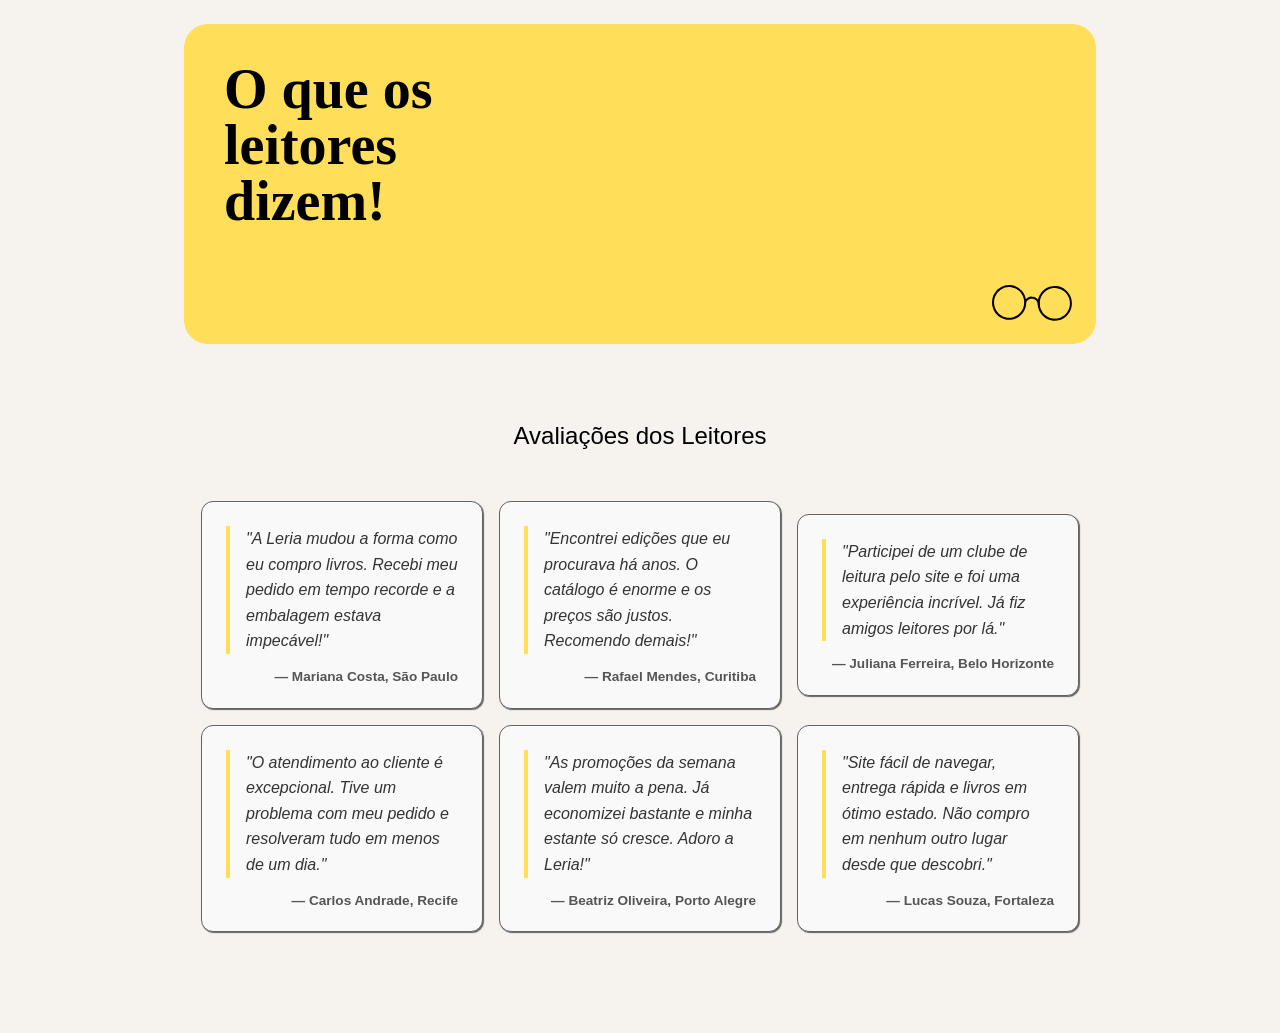
<file: pag10/index.html>
<!DOCTYPE html>
<html lang="pt-br">
<head>
    <meta charset="UTF-8">
    <meta name="viewport" content="width=device-width, initial-scale=1.0">
    <link rel="stylesheet" href="../reset.css">
    <link rel="stylesheet" href="style.css">   
    <title>Leria - Avaliações dos Leitores</title>
</head>
<body>
    <main>
        <div class="painel">
            <div style="display: flex; flex-direction: column;">
                <h2>O que os leitores dizem!</h2>
            </div>            
            <div>
                <img class="logoLivraria-painel" src="LogoLivraria.svg" alt="">                                                
            </div>            
        </div>

        <div class="sessao-testemunhos" style="margin-bottom: 60px;">
            <div class="cabecalho-sessao-testemunhos">
                <h3>Avaliações dos Leitores</h3>
            </div>
            <div class="grid-testemunhos">

                <figure class="card-testemunho">
                    <blockquote class="texto-testemunho">
                        "A Leria mudou a forma como eu compro livros. Recebi meu pedido em tempo recorde e a embalagem estava impecável!"
                    </blockquote>
                    <figcaption class="autor-testemunho">— Mariana Costa, São Paulo</figcaption>
                </figure>

                <figure class="card-testemunho">
                    <blockquote class="texto-testemunho">
                        "Encontrei edições que eu procurava há anos. O catálogo é enorme e os preços são justos. Recomendo demais!"
                    </blockquote>
                    <figcaption class="autor-testemunho">— Rafael Mendes, Curitiba</figcaption>
                </figure>

                <figure class="card-testemunho">
                    <blockquote class="texto-testemunho">
                        "Participei de um clube de leitura pelo site e foi uma experiência incrível. Já fiz amigos leitores por lá."
                    </blockquote>
                    <figcaption class="autor-testemunho">— Juliana Ferreira, Belo Horizonte</figcaption>
                </figure>

                <figure class="card-testemunho">
                    <blockquote class="texto-testemunho">
                        "O atendimento ao cliente é excepcional. Tive um problema com meu pedido e resolveram tudo em menos de um dia."
                    </blockquote>
                    <figcaption class="autor-testemunho">— Carlos Andrade, Recife</figcaption>
                </figure>

                <figure class="card-testemunho">
                    <blockquote class="texto-testemunho">
                        "As promoções da semana valem muito a pena. Já economizei bastante e minha estante só cresce. Adoro a Leria!"
                    </blockquote>
                    <figcaption class="autor-testemunho">— Beatriz Oliveira, Porto Alegre</figcaption>
                </figure>

                <figure class="card-testemunho">
                    <blockquote class="texto-testemunho">
                        "Site fácil de navegar, entrega rápida e livros em ótimo estado. Não compro em nenhum outro lugar desde que descobri."
                    </blockquote>
                    <figcaption class="autor-testemunho">— Lucas Souza, Fortaleza</figcaption>
                </figure>

            </div>
        </div>

    </main>
    <footer></footer>
</body>
</html>
</file>
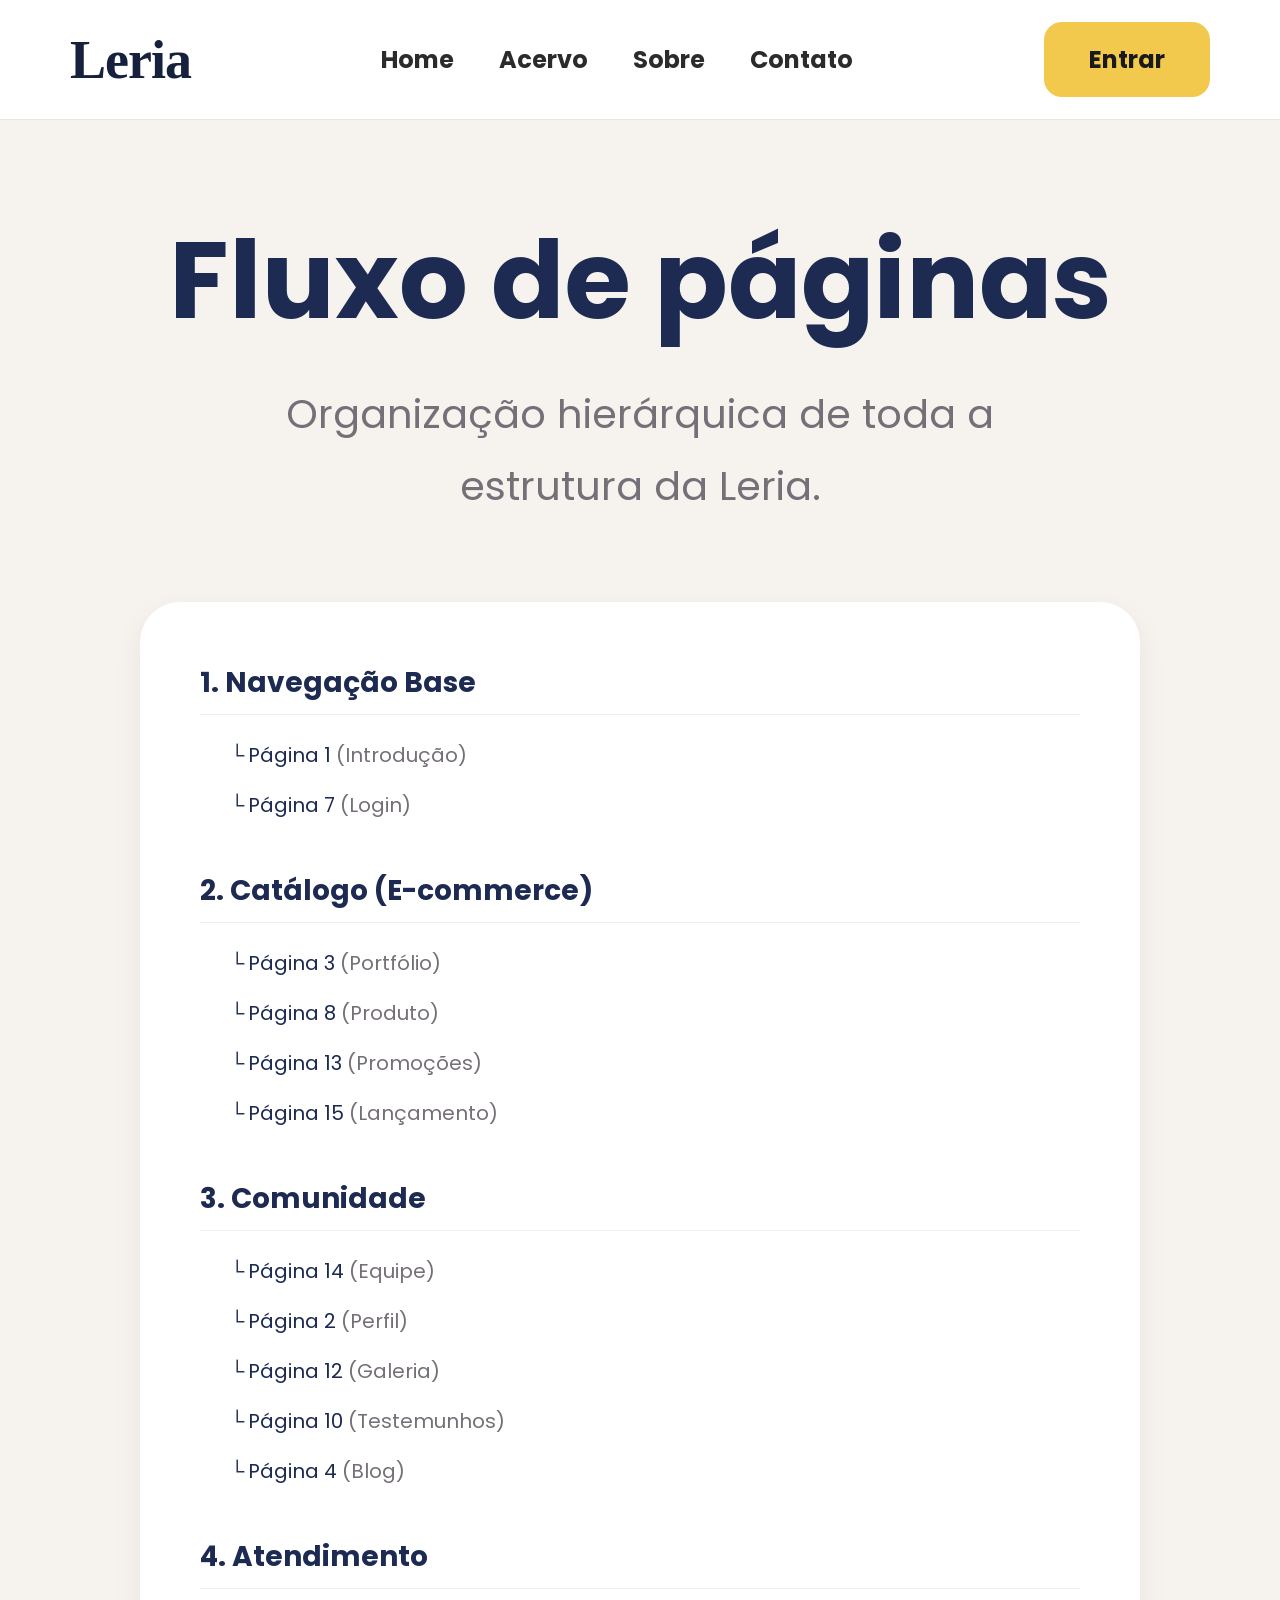
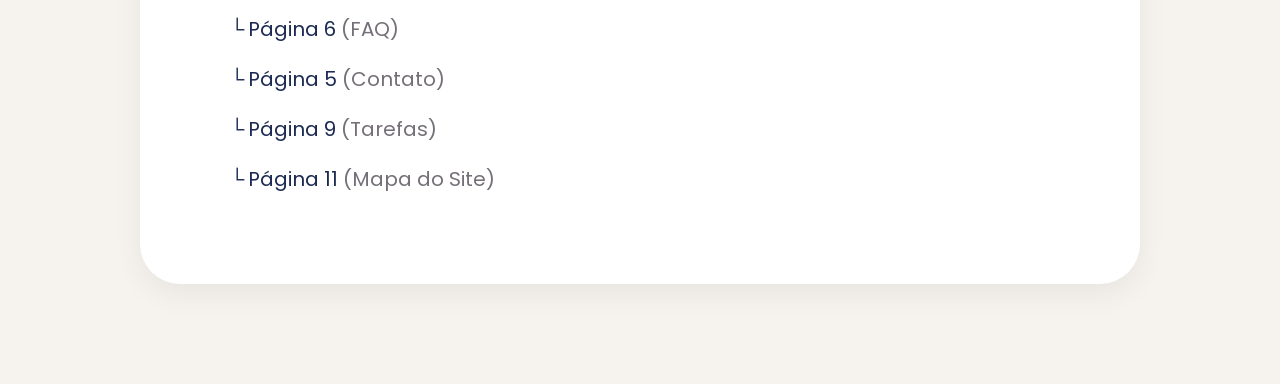
<file: pag11/index.html>
<!DOCTYPE html>
<html lang="pt-br">
<head>
    <meta charset="UTF-8">
    <meta name="viewport" content="width=device-width, initial-scale=1.0">
    <title>Mapa do Site - Leria</title>
    <link rel="stylesheet" href="style.css">
</head>
<body>
    <header class="navbar">
        <div class="logo-container">
            <h2 class="logo">Leria</h2>
        </div>

        <nav>
            <a href="#">Home</a>
            <a href="../Trabalho_Programacao_Web/pag7/index.html">Acervo</a>
            <a href="#">Sobre</a>
            <a href="#">Contato</a>
        </nav>

        <div class="actions">
            <a href="../Trabalho_Programacao_Web/pag7/index.html" class="ghost">Entrar</a>
        </div>
    </header>
    
    <main class="blog">
        <header class="blog-topo">
            <h1>Fluxo de páginas</h1>
            <p>Organização hierárquica de toda a estrutura da Leria.</p>
        </header>

        <ul class="lista-blog">

            <li class="card-livro">
                <h2>1. Navegação Base</h2>
                <ul class="mapa">
                    <li><a href="../pag1/index.html">Página 1</a> (Introdução)</li>
                    <li><a href="../pag7/index.html">Página 7</a> (Login)</li>
                </ul>
            
                <h2>2. Catálogo (E-commerce)</h2>
                <ul class="mapa">
                    <li><a href="../pag3/index.html">Página 3</a> (Portfólio)</li>
                    <li><a href="../pag8/index.html">Página 8</a> (Produto)</li>
                    <li><a href="../pag13/index.html">Página 13</a> (Promoções)</li>
                    <li><a href="../pag15/index.html">Página 15</a> (Lançamento)</li>
                </ul>
            
                <h2>3. Comunidade</h2>
                <ul class="mapa">
                    <li><a href="../pag14/index.html">Página 14</a> (Equipe)</li>
                    <li><a href="../pag2/index.html">Página 2</a> (Perfil)</li>
                    <li><a href="../pag12/index.html">Página 12</a> (Galeria)</li>
                    <li><a href="../pag10/index.html">Página 10</a> (Testemunhos)</li>                    
                    <li><a href="../pag4/index.html">Página 4</a> (Blog)</li>
                </ul>
        
                <h2>4. Atendimento</h2>
                <ul class="mapa">
                    <li><a href="../pag6/index.html">Página 6</a> (FAQ)</li>
                    <li><a href="../pag5/index.html">Página 5</a> (Contato)</li>
                    <li><a href="../pag9/index.html">Página 9</a> (Tarefas)</li>
                    <li><a href="../pag11/index.html">Página 11</a> (Mapa do Site)</li>
                </ul>
            </li>

        </ul>
    </main>

</body>
</html>
</file>
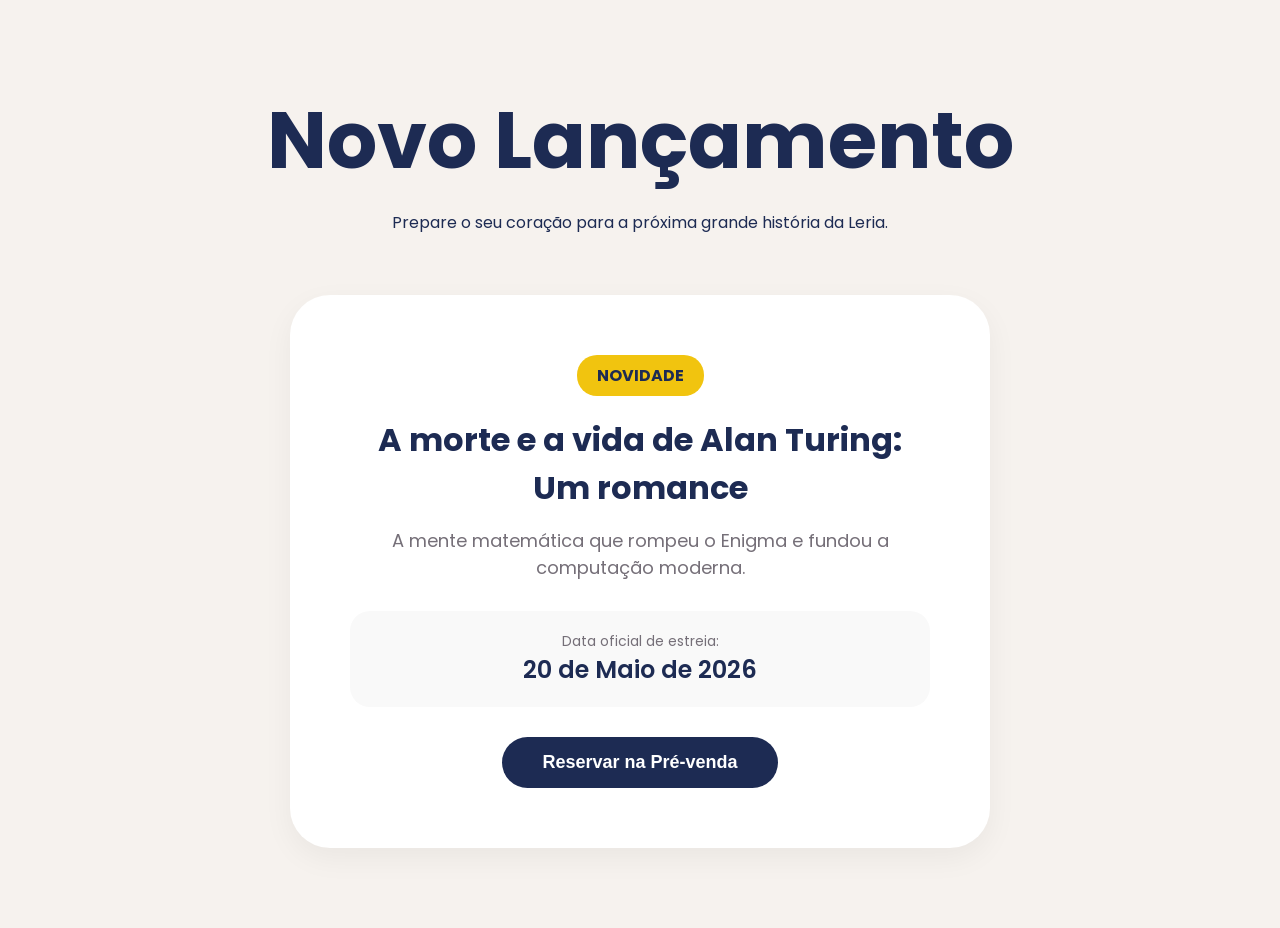
<file: pag15/index.html>
<!DOCTYPE html>
<html lang="pt-br">
<head>
    <meta charset="UTF-8">
    <meta name="viewport" content="width=device-width, initial-scale=1.0">
    <title>Lançamento - Leria</title>
    <link rel="stylesheet" href="style.css">
</head>
<body>

    <main id="fundo-bege" class="blog">
        <section class="blog-topo">
            <h1>Novo Lançamento</h1>
            <p>Prepare o seu coração para a próxima grande história da Leria.</p>
        </section>

        <ul class="lista-blog">
            <li class="card-livro">
                <div class="selo-novo">NOVIDADE</div>
                
                <h2>A morte e a vida de Alan Turing: Um romance</h2>
                <p>A mente matemática que rompeu o Enigma e fundou a computação moderna.</p>
                
                <div class="info-lancamento">
                    <span>Data oficial de estreia:</span>
                    <time datetime="2024-05-20">20 de Maio de 2026</time>
                </div>

                <button class="btn-reserva">Reservar na Pré-venda</button>
            </li>
        </ul>
    </main>

</body>
</html>
</file>
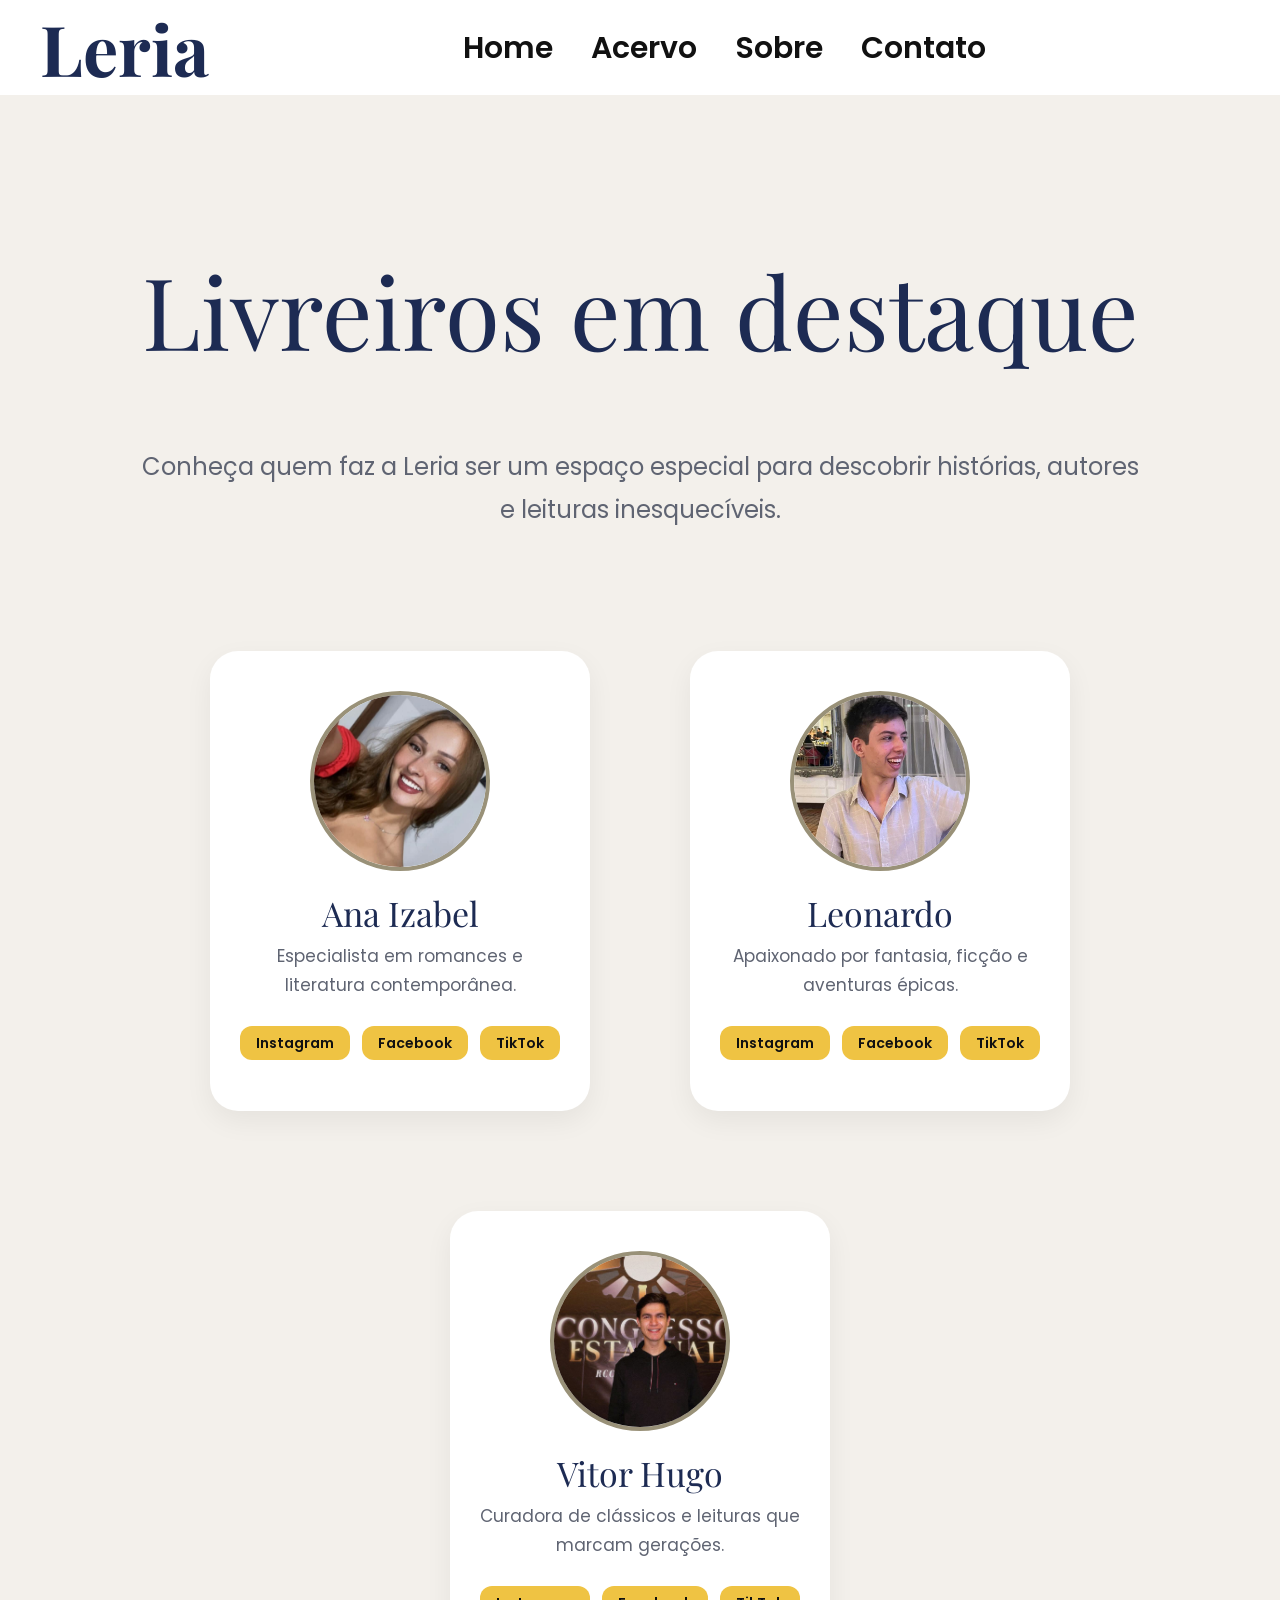
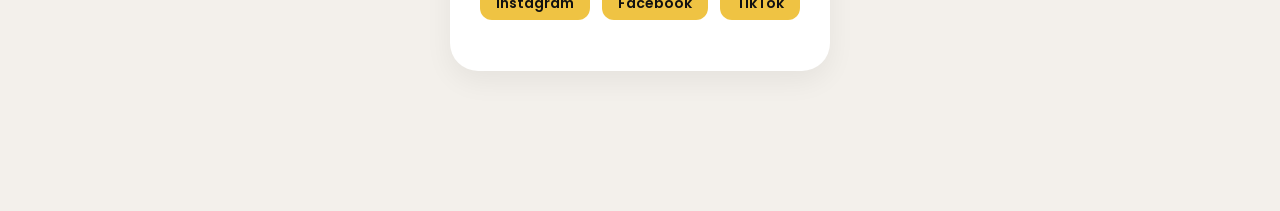
<file: pag2/index.html>
<!DOCTYPE html>
<html lang="pt-BR">
<head>
  <meta charset="UTF-8">
  <meta name="viewport" content="width=device-width, initial-scale=1.0">
  <title>Perfil - Livreiros Destaque</title>
  <link rel="stylesheet" href="../reset.css">
  <link rel="stylesheet" href="style.css">
</head>
<body>

  <header class="cabecalho">
    <a href="../pag1/index.html" class="logo">Leria</a>

    <nav class="menu">
      <a href="../pag1/index.html">Home</a>
      <a href="#">Acervo</a>
      <a href="#">Sobre</a>
      <a href="#">Contato</a>
    </nav>

    <a href="#" class="botao-entrar"></a>
  </header>

  <main class="perfil">
    <section class="perfil-texto">
    
      <h1>Livreiros em destaque</h1>
      <p>
        Conheça quem faz a Leria ser um espaço especial para descobrir histórias,
        autores e leituras inesquecíveis.
      </p>
    </section>

    <section class="cards-equipe">
      <div class="card-perfil">
<img src="657567218_956550473978317_5391099398222450807_n.jpg" alt="Foto de Ana">
        <h2>Ana Izabel</h2>
        <p>Especialista em romances e literatura contemporânea.</p>

        <div class="redes">
          <a href="https://www.instagram.com/quasedev.iana/">Instagram</a>
          <a href="#">Facebook</a>
          <a href="#">TikTok</a>
        </div>
      </div>

      <div class="card-perfil">
     <img src="331af557-237c-4a66-840d-cbfe90b6517e.jpg" alt="Foto de Leonardo">
        <h2>Leonardo</h2>
        <p>Apaixonado por fantasia, ficção e aventuras épicas.</p>

        <div class="redes">
          <a href="https://www.instagram.com/leobarbon_/">Instagram</a>
          <a href="#">Facebook</a>
          <a href="#">TikTok</a>
        </div>
      </div>

      <div class="card-perfil">
        <img src="fa270dd7-85fe-44bb-9fa5-7efc470a1905.jpg" alt="Foto de Vitor Hugo">
        <h2>Vitor Hugo</h2>
        <p>Curadora de clássicos e leituras que marcam gerações.</p>

        <div class="redes">
          <a href="https://www.instagram.com/vitorantunes._/">Instagram</a>
          <a href="#">Facebook</a>
          <a href="#">TikTok</a>
        </div>
      </div>
    </section>
  </main>

</body>
</html>
</file>
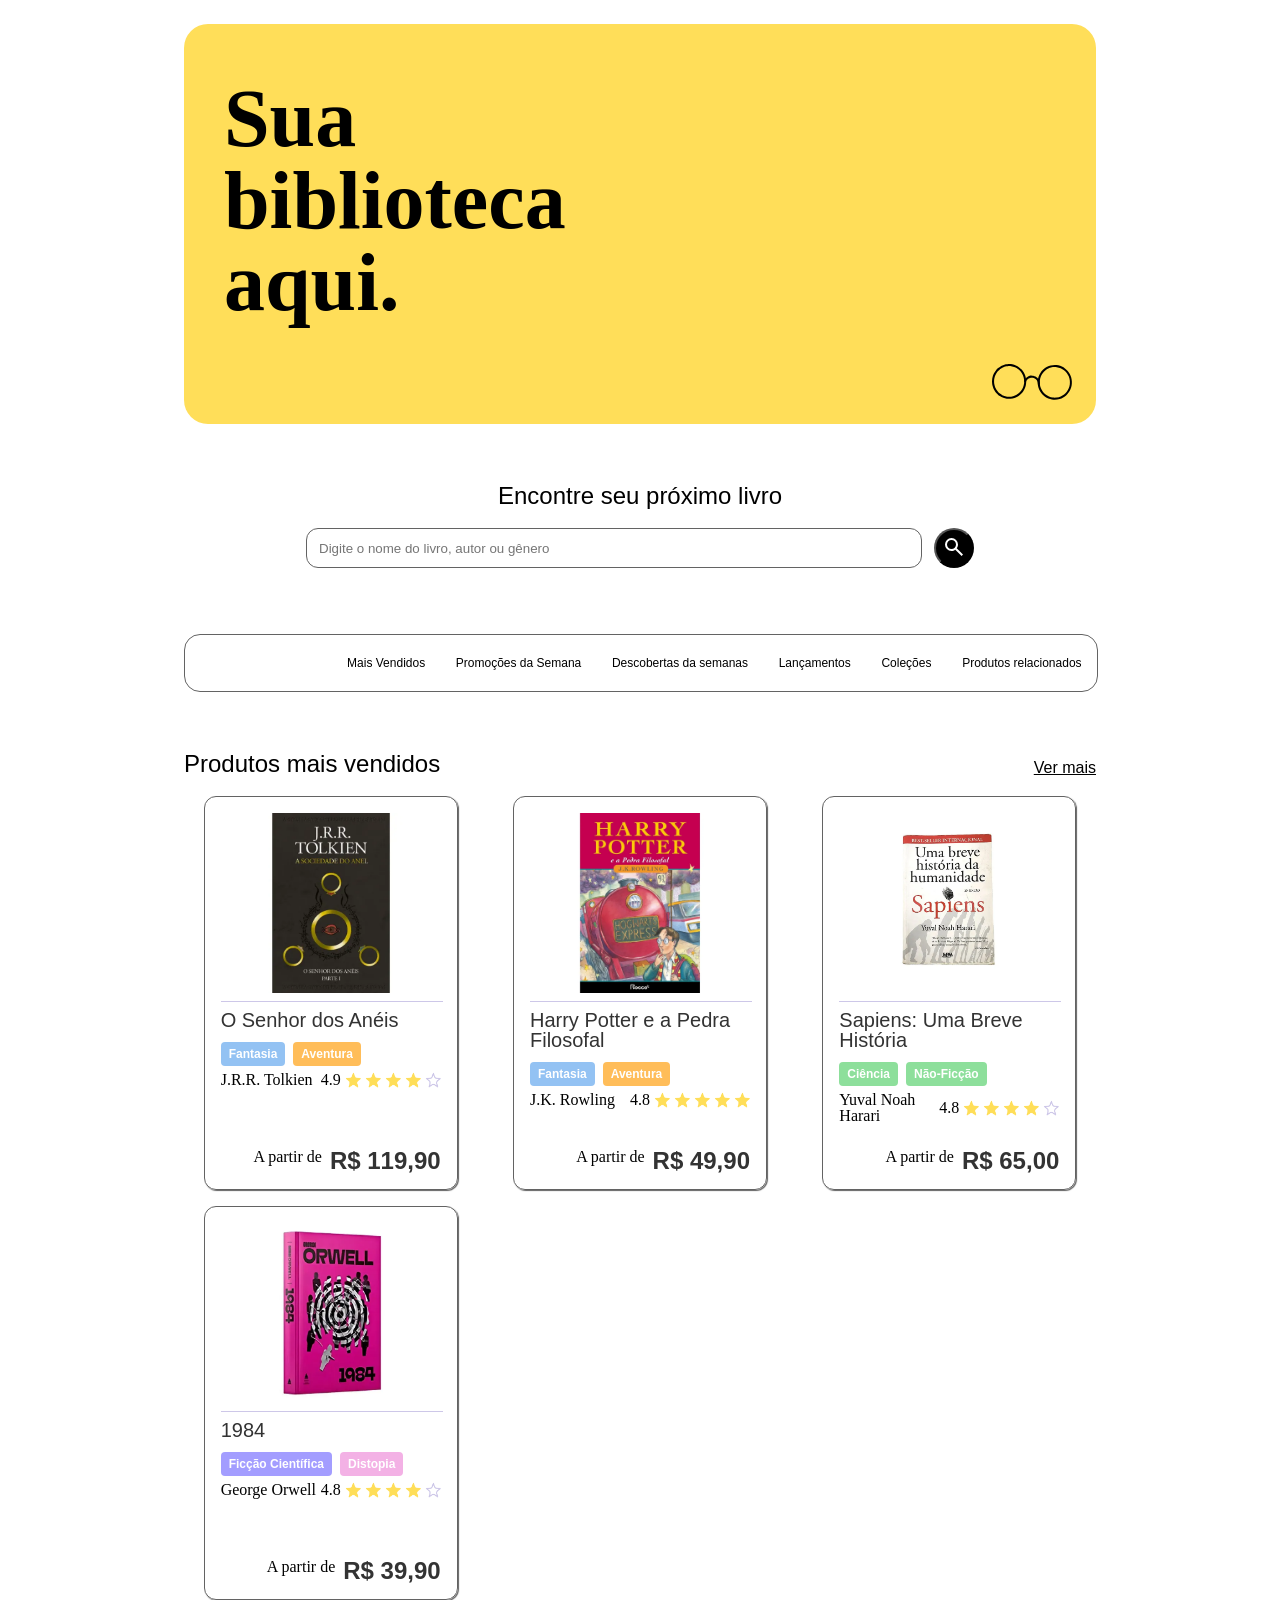
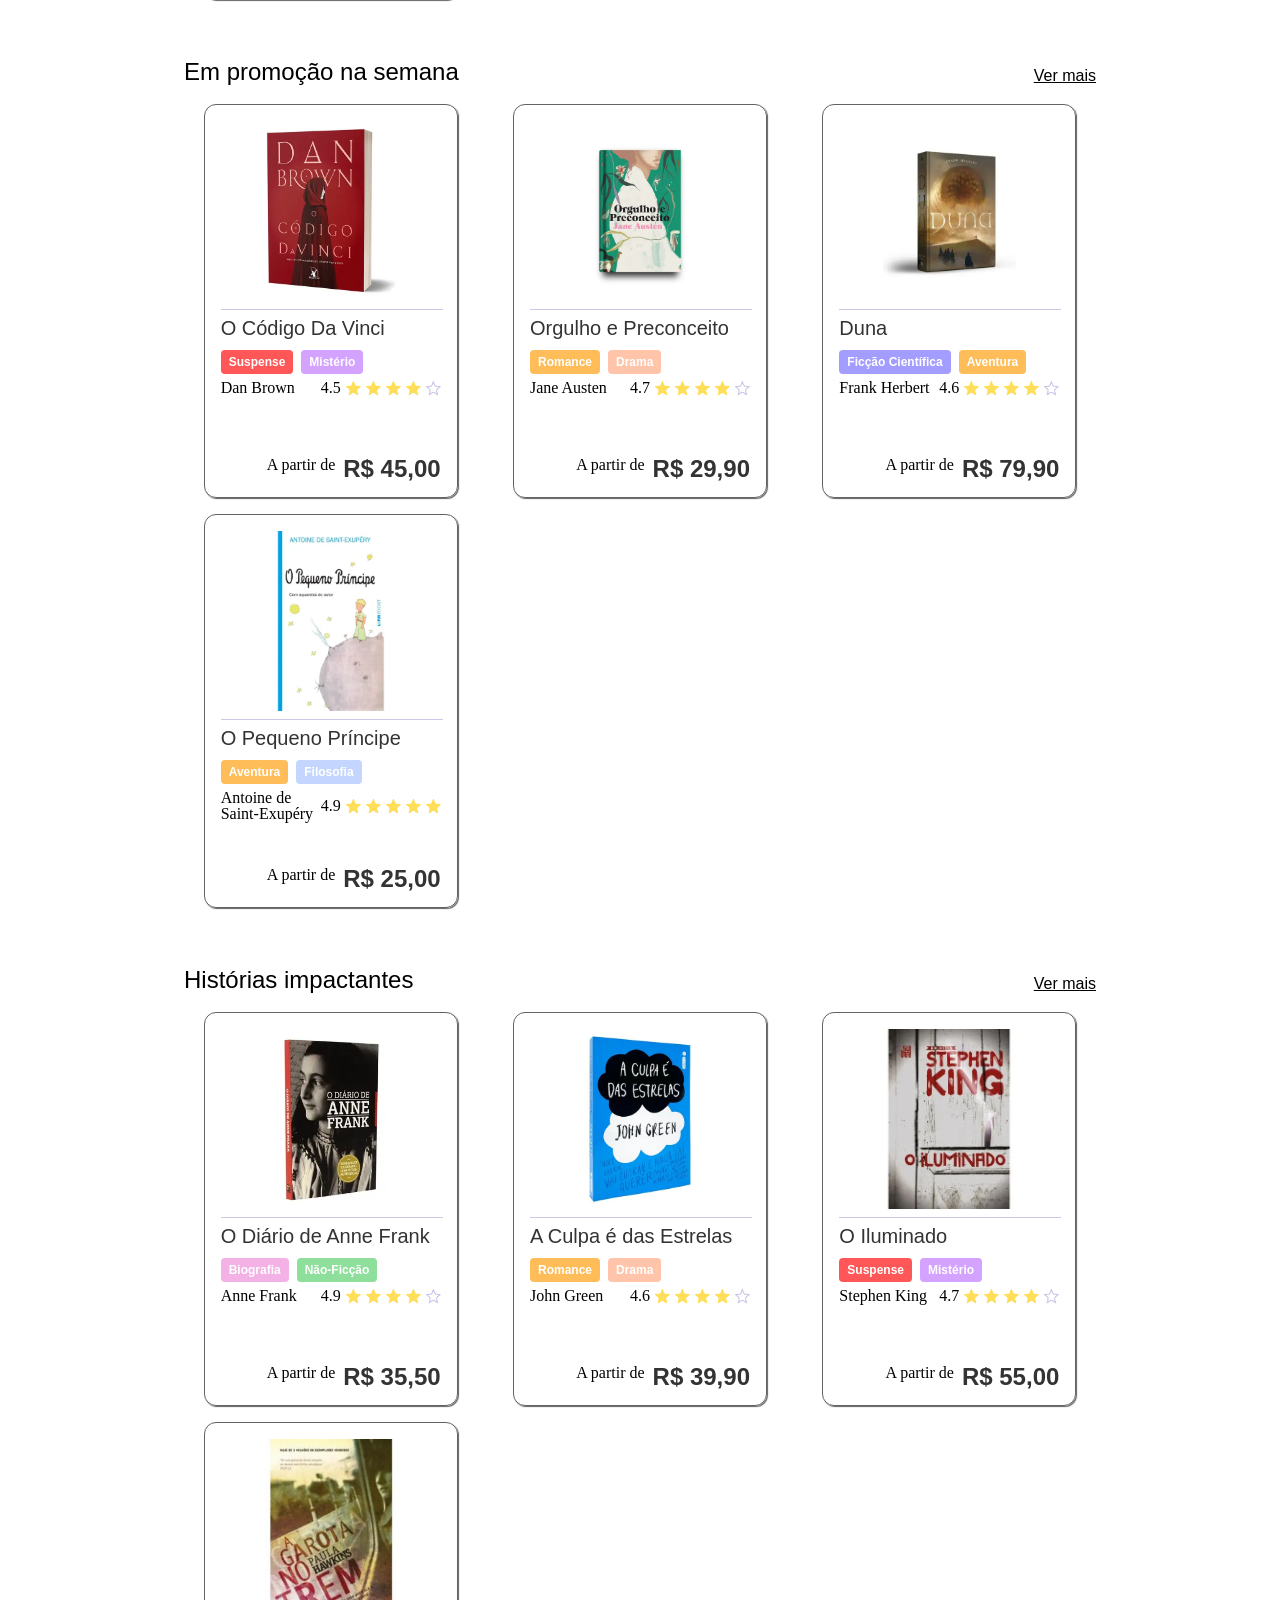
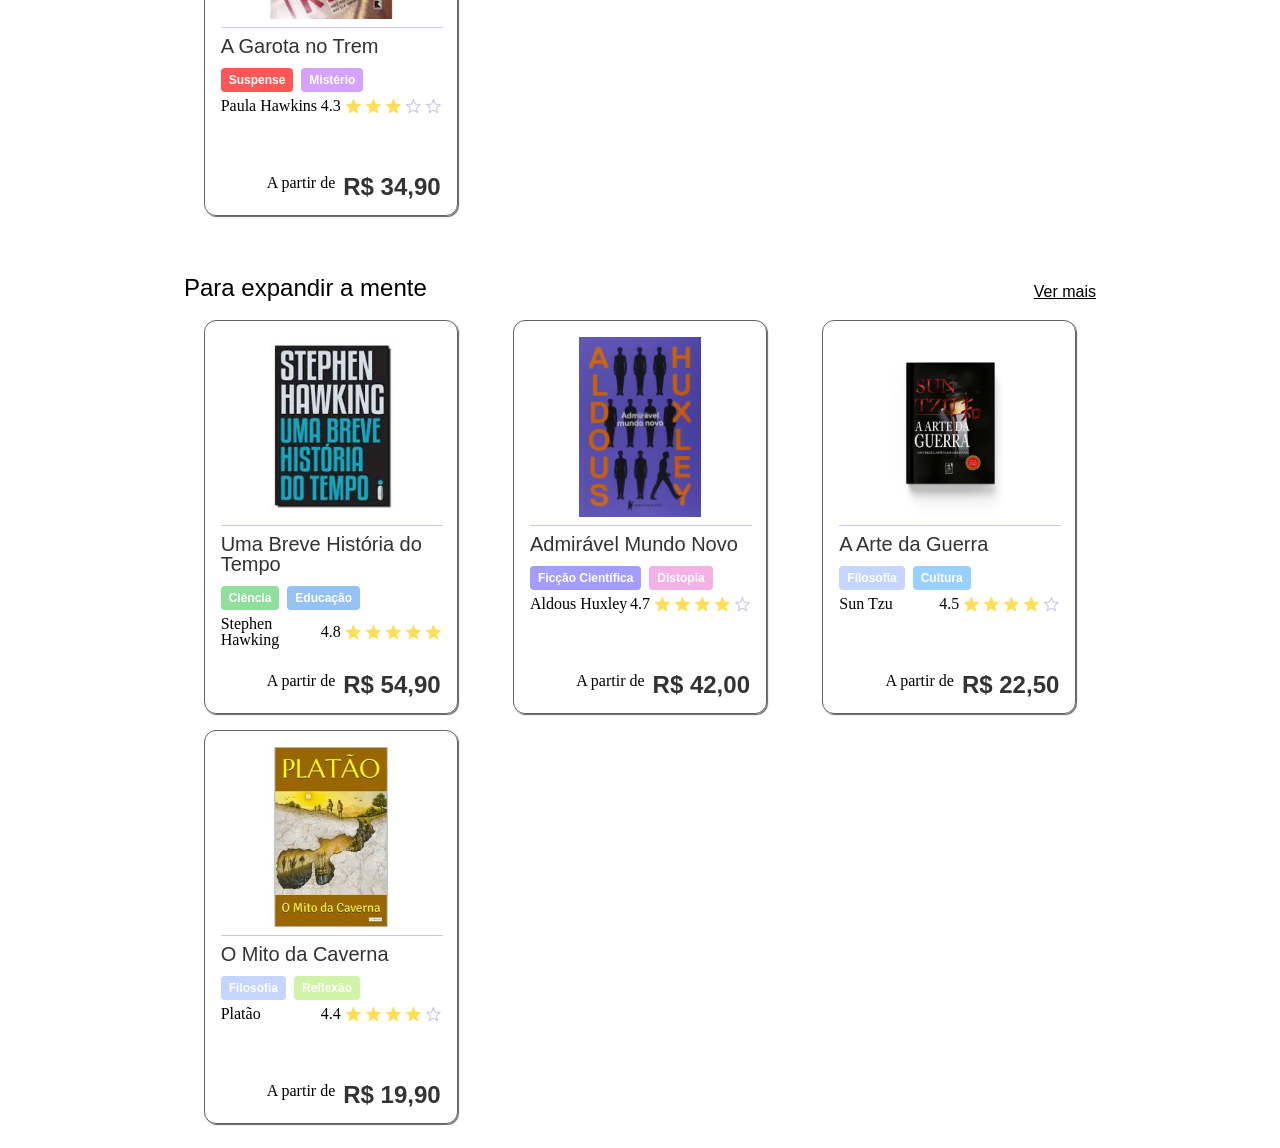
<file: pag3/index.html>
<!DOCTYPE html>
<html lang="pt-br">
<head>
    <meta charset="UTF-8">
    <meta name="viewport" content="width=device-width, initial-scale=1.0">
    <link rel="stylesheet" href="../reset.css">
    <link rel="stylesheet" href="style.css">   
    <title>Portifólio de Produtos</title>
</head>
<body>
    <main>
        <div class="painel">
            <div style="display: flex; flex-direction: column;">
                <h2>Sua biblioteca aqui.</h2>
            </div>            
            <div>
                <img class="logoLivraria-painel" src="LogoLivraria.svg" alt="">                                                
            </div>            
        </div>

        <div class="sessao-pesquisa" style="width: 100%; height: 90px; margin: 60px 0px 60px 0px;">
            <h3>Encontre seu próximo livro</h3>
            <div class="area-pesquisa">
                <input class="input-pesquisa" type="text" placeholder="Digite o nome do livro, autor ou gênero">

                <button class="btnPesquisar">
                    <img src="pesquiaIconBranco.svg" alt="">
                </button>
            </div>

        </div>

        <div class="sessao-categorias">
            <h3>Categorias</h3>            
            <div class="categoria">Mais Vendidos</div>
            <div class="categoria">Promoções da Semana</div>
            <div class="categoria">Descobertas da semanas</div>                                
            <div class="categoria">Lançamentos</div>    
            <div class="categoria">Coleções</div>    
            <div class="categoria">Produtos relacionados</div>            
        </div>
  
        <div class="sessao-produtos" style="margin-bottom: 60px;">
            <div class="cabecalho-sessao-produtos">
                <h3>Produtos mais vendidos</h3>
                <a>Ver mais</a> 
            </div>
            <div class="grid-produtos">
                <div class="item-prod">
                    <img class="img-prod" src="livro-senhor-dos-aneis.png" alt="O Senhor dos Anéis">
                    <hr size="1px" color="#cdc7e8" width="100%">
                    <p class="descricao-prod">O Senhor dos Anéis</p>
                    <div class="categorias-prod-area">
                        <p style="background-color: #93c2f3;" class="categoria-prod">Fantasia</p>
                        <p style="background-color: #ffbd59;" class="categoria-prod">Aventura</p>
                    </div>
                    <div style="width: 100%;display: flex; justify-content: space-between; align-items: center;">
                        <p class="autor-prod">J.R.R. Tolkien</p>
                        <div class="estrelas-prod">
                            <p>4.9</p>
                            <div class="estrela-marcada"></div>
                            <div class="estrela-marcada"></div>
                            <div class="estrela-marcada"></div>
                            <div class="estrela-marcada"></div>
                            <div class="estrela-desmarcada"></div>
                        </div>
                    </div>
                    <div style="height: 100%; width: 100%; display: flex; align-items: flex-end;">
                        <div class="preco-prod-area">
                            <div>
                                <p>A partir de</p>
                                <p class="preco-prod">R$ 119,90</p>
                            </div>
                        </div>
                    </div>
                </div>

                <div class="item-prod">
                    <img class="img-prod" src="livro-harry-potter.png" alt="Harry Potter e a Pedra Filosofal">
                    <hr size="1px" color="#cdc7e8" width="100%">
                    <p class="descricao-prod">Harry Potter e a Pedra Filosofal</p>
                    <div class="categorias-prod-area">
                        <p style="background-color: #93c2f3;" class="categoria-prod">Fantasia</p>
                        <p style="background-color: #ffbd59;" class="categoria-prod">Aventura</p>
                    </div>
                    <div style="width: 100%;display: flex; justify-content: space-between; align-items: center;">
                        <p class="autor-prod">J.K. Rowling</p>
                        <div class="estrelas-prod">
                            <p>4.8</p>
                            <div class="estrela-marcada"></div>
                            <div class="estrela-marcada"></div>
                            <div class="estrela-marcada"></div>
                            <div class="estrela-marcada"></div>
                            <div class="estrela-marcada"></div>
                        </div>
                    </div>
                    <div style="height: 100%; width: 100%; display: flex; align-items: flex-end;">
                        <div class="preco-prod-area">
                            <div>
                                <p>A partir de</p>
                                <p class="preco-prod">R$ 49,90</p>
                            </div>
                        </div>
                    </div>
                </div>

                <div class="item-prod">
                    <img class="img-prod" src="livro-sapiens.png" alt="Sapiens">
                    <hr size="1px" color="#cdc7e8" width="100%">
                    <p class="descricao-prod">Sapiens: Uma Breve História</p>
                    <div class="categorias-prod-area">
                        <p style="background-color: #8ddf9b;" class="categoria-prod">Ciência</p>
                        <p style="background-color: #8ddf9b;" class="categoria-prod">Não-Ficção</p>
                    </div>
                    <div style="width: 100%;display: flex; justify-content: space-between; align-items: center;">
                        <p class="autor-prod">Yuval Noah Harari</p>
                        <div class="estrelas-prod">
                            <p>4.8</p>
                            <div class="estrela-marcada"></div>
                            <div class="estrela-marcada"></div>
                            <div class="estrela-marcada"></div>
                            <div class="estrela-marcada"></div>
                            <div class="estrela-desmarcada"></div>
                        </div>
                    </div>
                    <div style="height: 100%; width: 100%; display: flex; align-items: flex-end;">
                        <div class="preco-prod-area">
                            <div>
                                <p>A partir de</p>
                                <p class="preco-prod">R$ 65,00</p>
                            </div>
                        </div>
                    </div>
                </div>

                <div class="item-prod">
                    <img class="img-prod" src="livro-1984.png" alt="1984">
                    <hr size="1px" color="#cdc7e8" width="100%">
                    <p class="descricao-prod">1984</p>
                    <div class="categorias-prod-area">
                        <p style="background-color: #a39dff;" class="categoria-prod">Ficção Científica</p>
                        <p style="background-color: #f3b1e5;" class="categoria-prod">Distopia</p>
                    </div>
                    <div style="width: 100%;display: flex; justify-content: space-between; align-items: center;">
                        <p class="autor-prod">George Orwell</p>
                        <div class="estrelas-prod">
                            <p>4.8</p>
                            <div class="estrela-marcada"></div>
                            <div class="estrela-marcada"></div>
                            <div class="estrela-marcada"></div>
                            <div class="estrela-marcada"></div>
                            <div class="estrela-desmarcada"></div>
                        </div>
                    </div>
                    <div style="height: 100%; width: 100%; display: flex; align-items: flex-end;">
                        <div class="preco-prod-area">
                            <div>
                                <p>A partir de</p>
                                <p class="preco-prod">R$ 39,90</p>
                            </div>
                        </div>
                    </div>
                </div>
            </div>
        </div>

        <div class="sessao-produtos" style="margin-bottom: 60px;">
            <div class="cabecalho-sessao-produtos">
                <h3>Em promoção na semana</h3>
                <a>Ver mais</a> 
            </div>
            <div class="grid-produtos">
                <div class="item-prod">
                    <img class="img-prod" src="livro-codigo-vinci.png" alt="O Código Da Vinci">
                    <hr size="1px" color="#cdc7e8" width="100%">
                    <p class="descricao-prod">O Código Da Vinci</p>
                    <div class="categorias-prod-area">
                        <p style="background-color: #ff5757;" class="categoria-prod">Suspense</p>
                        <p style="background-color: #d3a3ff;" class="categoria-prod">Mistério</p>
                    </div>
                    <div style="width: 100%;display: flex; justify-content: space-between; align-items: center;">
                        <p class="autor-prod">Dan Brown</p>
                        <div class="estrelas-prod">
                            <p>4.5</p>
                            <div class="estrela-marcada"></div>
                            <div class="estrela-marcada"></div>
                            <div class="estrela-marcada"></div>
                            <div class="estrela-marcada"></div>
                            <div class="estrela-desmarcada"></div>
                        </div>
                    </div>
                    <div style="height: 100%; width: 100%; display: flex; align-items: flex-end;">
                        <div class="preco-prod-area">
                            <div>
                                <p>A partir de</p>
                                <p class="preco-prod">R$ 45,00</p>
                            </div>
                        </div>
                    </div>
                </div>

                <div class="item-prod">
                    <img class="img-prod" src="livro-orgulho-preconceito.png" alt="Orgulho e Preconceito">
                    <hr size="1px" color="#cdc7e8" width="100%">
                    <p class="descricao-prod">Orgulho e Preconceito</p>
                    <div class="categorias-prod-area">
                        <p style="background-color: #ffbd59;" class="categoria-prod">Romance</p>
                        <p style="background-color: #ffc4a9;" class="categoria-prod">Drama</p>
                    </div>
                    <div style="width: 100%;display: flex; justify-content: space-between; align-items: center;">
                        <p class="autor-prod">Jane Austen</p>
                        <div class="estrelas-prod">
                            <p>4.7</p>
                            <div class="estrela-marcada"></div>
                            <div class="estrela-marcada"></div>
                            <div class="estrela-marcada"></div>
                            <div class="estrela-marcada"></div>
                            <div class="estrela-desmarcada"></div>
                        </div>
                    </div>
                    <div style="height: 100%; width: 100%; display: flex; align-items: flex-end;">
                        <div class="preco-prod-area">
                            <div>
                                <p>A partir de</p>
                                <p class="preco-prod">R$ 29,90</p>
                            </div>
                        </div>
                    </div>
                </div>

                <div class="item-prod">
                    <img class="img-prod" src="livro-duna.png" alt="Duna">
                    <hr size="1px" color="#cdc7e8" width="100%">
                    <p class="descricao-prod">Duna</p>
                    <div class="categorias-prod-area">
                        <p style="background-color: #a39dff;" class="categoria-prod">Ficção Científica</p>
                        <p style="background-color: #ffbd59;" class="categoria-prod">Aventura</p>
                    </div>
                    <div style="width: 100%;display: flex; justify-content: space-between; align-items: center;">
                        <p class="autor-prod">Frank Herbert</p>
                        <div class="estrelas-prod">
                            <p>4.6</p>
                            <div class="estrela-marcada"></div>
                            <div class="estrela-marcada"></div>
                            <div class="estrela-marcada"></div>
                            <div class="estrela-marcada"></div>
                            <div class="estrela-desmarcada"></div>
                        </div>
                    </div>
                    <div style="height: 100%; width: 100%; display: flex; align-items: flex-end;">
                        <div class="preco-prod-area">
                            <div>
                                <p>A partir de</p>
                                <p class="preco-prod">R$ 79,90</p>
                            </div>
                        </div>
                    </div>
                </div>

                <div class="item-prod">
                    <img class="img-prod" src="livro-pequeno-principe.png" alt="O Pequeno Príncipe">
                    <hr size="1px" color="#cdc7e8" width="100%">
                    <p class="descricao-prod">O Pequeno Príncipe</p>
                    <div class="categorias-prod-area">
                        <p style="background-color: #ffbd59;" class="categoria-prod">Aventura</p>
                        <p style="background-color: #c4d6ff;" class="categoria-prod">Filosofia</p>
                    </div>
                    <div style="width: 100%;display: flex; justify-content: space-between; align-items: center;">
                        <p class="autor-prod">Antoine de Saint-Exupéry</p>
                        <div class="estrelas-prod">
                            <p>4.9</p>
                            <div class="estrela-marcada"></div>
                            <div class="estrela-marcada"></div>
                            <div class="estrela-marcada"></div>
                            <div class="estrela-marcada"></div>
                            <div class="estrela-marcada"></div>
                        </div>
                    </div>
                    <div style="height: 100%; width: 100%; display: flex; align-items: flex-end;">
                        <div class="preco-prod-area">
                            <div>
                                <p>A partir de</p>
                                <p class="preco-prod">R$ 25,00</p>
                            </div>
                        </div>
                    </div>
                </div>
            </div>
        </div>

        <div class="sessao-produtos" style="margin-bottom: 60px;">
            <div class="cabecalho-sessao-produtos">
                <h3>Histórias impactantes</h3>
                <a>Ver mais</a> 
            </div>
            <div class="grid-produtos">
                <div class="item-prod">
                    <img class="img-prod" src="livro-diario-anne.png" alt="O Diário de Anne Frank">
                    <hr size="1px" color="#cdc7e8" width="100%">
                    <p class="descricao-prod">O Diário de Anne Frank</p>
                    <div class="categorias-prod-area">
                        <p style="background-color: #f3b1e5;" class="categoria-prod">Biografia</p>
                        <p style="background-color: #8ddf9b;" class="categoria-prod">Não-Ficção</p>
                    </div>
                    <div style="width: 100%;display: flex; justify-content: space-between; align-items: center;">
                        <p class="autor-prod">Anne Frank</p>
                        <div class="estrelas-prod">
                            <p>4.9</p>
                            <div class="estrela-marcada"></div>
                            <div class="estrela-marcada"></div>
                            <div class="estrela-marcada"></div>
                            <div class="estrela-marcada"></div>
                            <div class="estrela-desmarcada"></div>
                        </div>
                    </div>
                    <div style="height: 100%; width: 100%; display: flex; align-items: flex-end;">
                        <div class="preco-prod-area">
                            <div>
                                <p>A partir de</p>
                                <p class="preco-prod">R$ 35,50</p>
                            </div>
                        </div>
                    </div>
                </div>

                <div class="item-prod">
                    <img class="img-prod" src="livro-culpa-estrelas.png" alt="A Culpa é das Estrelas">
                    <hr size="1px" color="#cdc7e8" width="100%">
                    <p class="descricao-prod">A Culpa é das Estrelas</p>
                    <div class="categorias-prod-area">
                        <p style="background-color: #ffbd59;" class="categoria-prod">Romance</p>
                        <p style="background-color: #ffc4a9;" class="categoria-prod">Drama</p>
                    </div>
                    <div style="width: 100%;display: flex; justify-content: space-between; align-items: center;">
                        <p class="autor-prod">John Green</p>
                        <div class="estrelas-prod">
                            <p>4.6</p>
                            <div class="estrela-marcada"></div>
                            <div class="estrela-marcada"></div>
                            <div class="estrela-marcada"></div>
                            <div class="estrela-marcada"></div>
                            <div class="estrela-desmarcada"></div>
                        </div>
                    </div>
                    <div style="height: 100%; width: 100%; display: flex; align-items: flex-end;">
                        <div class="preco-prod-area">
                            <div>
                                <p>A partir de</p>
                                <p class="preco-prod">R$ 39,90</p>
                            </div>
                        </div>
                    </div>
                </div>

                <div class="item-prod">
                    <img class="img-prod" src="livro-iluminado.png" alt="O Iluminado">
                    <hr size="1px" color="#cdc7e8" width="100%">
                    <p class="descricao-prod">O Iluminado</p>
                    <div class="categorias-prod-area">
                        <p style="background-color: #ff5757;" class="categoria-prod">Suspense</p>
                        <p style="background-color: #d3a3ff;" class="categoria-prod">Mistério</p>
                    </div>
                    <div style="width: 100%;display: flex; justify-content: space-between; align-items: center;">
                        <p class="autor-prod">Stephen King</p>
                        <div class="estrelas-prod">
                            <p>4.7</p>
                            <div class="estrela-marcada"></div>
                            <div class="estrela-marcada"></div>
                            <div class="estrela-marcada"></div>
                            <div class="estrela-marcada"></div>
                            <div class="estrela-desmarcada"></div>
                        </div>
                    </div>
                    <div style="height: 100%; width: 100%; display: flex; align-items: flex-end;">
                        <div class="preco-prod-area">
                            <div>
                                <p>A partir de</p>
                                <p class="preco-prod">R$ 55,00</p>
                            </div>
                        </div>
                    </div>
                </div>

                <div class="item-prod">
                    <img class="img-prod" src="livro-garota-trem.png" alt="A Garota no Trem">
                    <hr size="1px" color="#cdc7e8" width="100%">
                    <p class="descricao-prod">A Garota no Trem</p>
                    <div class="categorias-prod-area">
                        <p style="background-color: #ff5757;" class="categoria-prod">Suspense</p>
                        <p style="background-color: #d3a3ff;" class="categoria-prod">Mistério</p>
                    </div>
                    <div style="width: 100%;display: flex; justify-content: space-between; align-items: center;">
                        <p class="autor-prod">Paula Hawkins</p>
                        <div class="estrelas-prod">
                            <p>4.3</p>
                            <div class="estrela-marcada"></div>
                            <div class="estrela-marcada"></div>
                            <div class="estrela-marcada"></div>
                            <div class="estrela-desmarcada"></div>
                            <div class="estrela-desmarcada"></div>
                        </div>
                    </div>
                    <div style="height: 100%; width: 100%; display: flex; align-items: flex-end;">
                        <div class="preco-prod-area">
                            <div>
                                <p>A partir de</p>
                                <p class="preco-prod">R$ 34,90</p>
                            </div>
                        </div>
                    </div>
                </div>
            </div>
        </div>

        <div class="sessao-produtos">
            <div class="cabecalho-sessao-produtos">
                <h3>Para expandir a mente</h3>
                <a>Ver mais</a> 
            </div>
            <div class="grid-produtos">
                <div class="item-prod">
                    <img class="img-prod" src="livro-historia-tempo.png" alt="Uma Breve História do Tempo">
                    <hr size="1px" color="#cdc7e8" width="100%">
                    <p class="descricao-prod">Uma Breve História do Tempo</p>
                    <div class="categorias-prod-area">
                        <p style="background-color: #8ddf9b;" class="categoria-prod">Ciência</p>
                        <p style="background-color: #93c2f3;" class="categoria-prod">Educação</p>
                    </div>
                    <div style="width: 100%;display: flex; justify-content: space-between; align-items: center;">
                        <p class="autor-prod">Stephen Hawking</p>
                        <div class="estrelas-prod">
                            <p>4.8</p>
                            <div class="estrela-marcada"></div>
                            <div class="estrela-marcada"></div>
                            <div class="estrela-marcada"></div>
                            <div class="estrela-marcada"></div>
                            <div class="estrela-marcada"></div>
                        </div>
                    </div>
                    <div style="height: 100%; width: 100%; display: flex; align-items: flex-end;">
                        <div class="preco-prod-area">
                            <div>
                                <p>A partir de</p>
                                <p class="preco-prod">R$ 54,90</p>
                            </div>
                        </div>
                    </div>
                </div>

                <div class="item-prod">
                    <img class="img-prod" src="livro-admiravel-mundo.png" alt="Admirável Mundo Novo">
                    <hr size="1px" color="#cdc7e8" width="100%">
                    <p class="descricao-prod">Admirável Mundo Novo</p>
                    <div class="categorias-prod-area">
                        <p style="background-color: #a39dff;" class="categoria-prod">Ficção Científica</p>
                        <p style="background-color: #f3b1e5;" class="categoria-prod">Distopia</p>
                    </div>
                    <div style="width: 100%;display: flex; justify-content: space-between; align-items: center;">
                        <p class="autor-prod">Aldous Huxley</p>
                        <div class="estrelas-prod">
                            <p>4.7</p>
                            <div class="estrela-marcada"></div>
                            <div class="estrela-marcada"></div>
                            <div class="estrela-marcada"></div>
                            <div class="estrela-marcada"></div>
                            <div class="estrela-desmarcada"></div>
                        </div>
                    </div>
                    <div style="height: 100%; width: 100%; display: flex; align-items: flex-end;">
                        <div class="preco-prod-area">
                            <div>
                                <p>A partir de</p>
                                <p class="preco-prod">R$ 42,00</p>
                            </div>
                        </div>
                    </div>
                </div>

                <div class="item-prod">
                    <img class="img-prod" src="livro-arte-guerra.png" alt="A Arte da Guerra">
                    <hr size="1px" color="#cdc7e8" width="100%">
                    <p class="descricao-prod">A Arte da Guerra</p>
                    <div class="categorias-prod-area">
                        <p style="background-color: #c4d6ff;" class="categoria-prod">Filosofia</p>
                        <p style="background-color: #98d0ff;" class="categoria-prod">Cultura</p>
                    </div>
                    <div style="width: 100%;display: flex; justify-content: space-between; align-items: center;">
                        <p class="autor-prod">Sun Tzu</p>
                        <div class="estrelas-prod">
                            <p>4.5</p>
                            <div class="estrela-marcada"></div>
                            <div class="estrela-marcada"></div>
                            <div class="estrela-marcada"></div>
                            <div class="estrela-marcada"></div>
                            <div class="estrela-desmarcada"></div>
                        </div>
                    </div>
                    <div style="height: 100%; width: 100%; display: flex; align-items: flex-end;">
                        <div class="preco-prod-area">
                            <div>
                                <p>A partir de</p>
                                <p class="preco-prod">R$ 22,50</p>
                            </div>
                        </div>
                    </div>
                </div>

                <div class="item-prod">
                    <img class="img-prod" src="livro-mito-caverna.png" alt="O Mito da Caverna">
                    <hr size="1px" color="#cdc7e8" width="100%">
                    <p class="descricao-prod">O Mito da Caverna</p>
                    <div class="categorias-prod-area">
                        <p style="background-color: #c4d6ff;" class="categoria-prod">Filosofia</p>
                        <p style="background-color: #d0f4a7;" class="categoria-prod">Reflexão</p>
                    </div>
                    <div style="width: 100%;display: flex; justify-content: space-between; align-items: center;">
                        <p class="autor-prod">Platão</p>
                        <div class="estrelas-prod">
                            <p>4.4</p>
                            <div class="estrela-marcada"></div>
                            <div class="estrela-marcada"></div>
                            <div class="estrela-marcada"></div>
                            <div class="estrela-marcada"></div>
                            <div class="estrela-desmarcada"></div>
                        </div>
                    </div>
                    <div style="height: 100%; width: 100%; display: flex; align-items: flex-end;">
                        <div class="preco-prod-area">
                            <div>
                                <p>A partir de</p>
                                <p class="preco-prod">R$ 19,90</p>
                            </div>
                        </div>
                    </div>
                </div>    
            </div>
        </div>

    </main>
    <footer></footer>
</body>
</html>
</file>
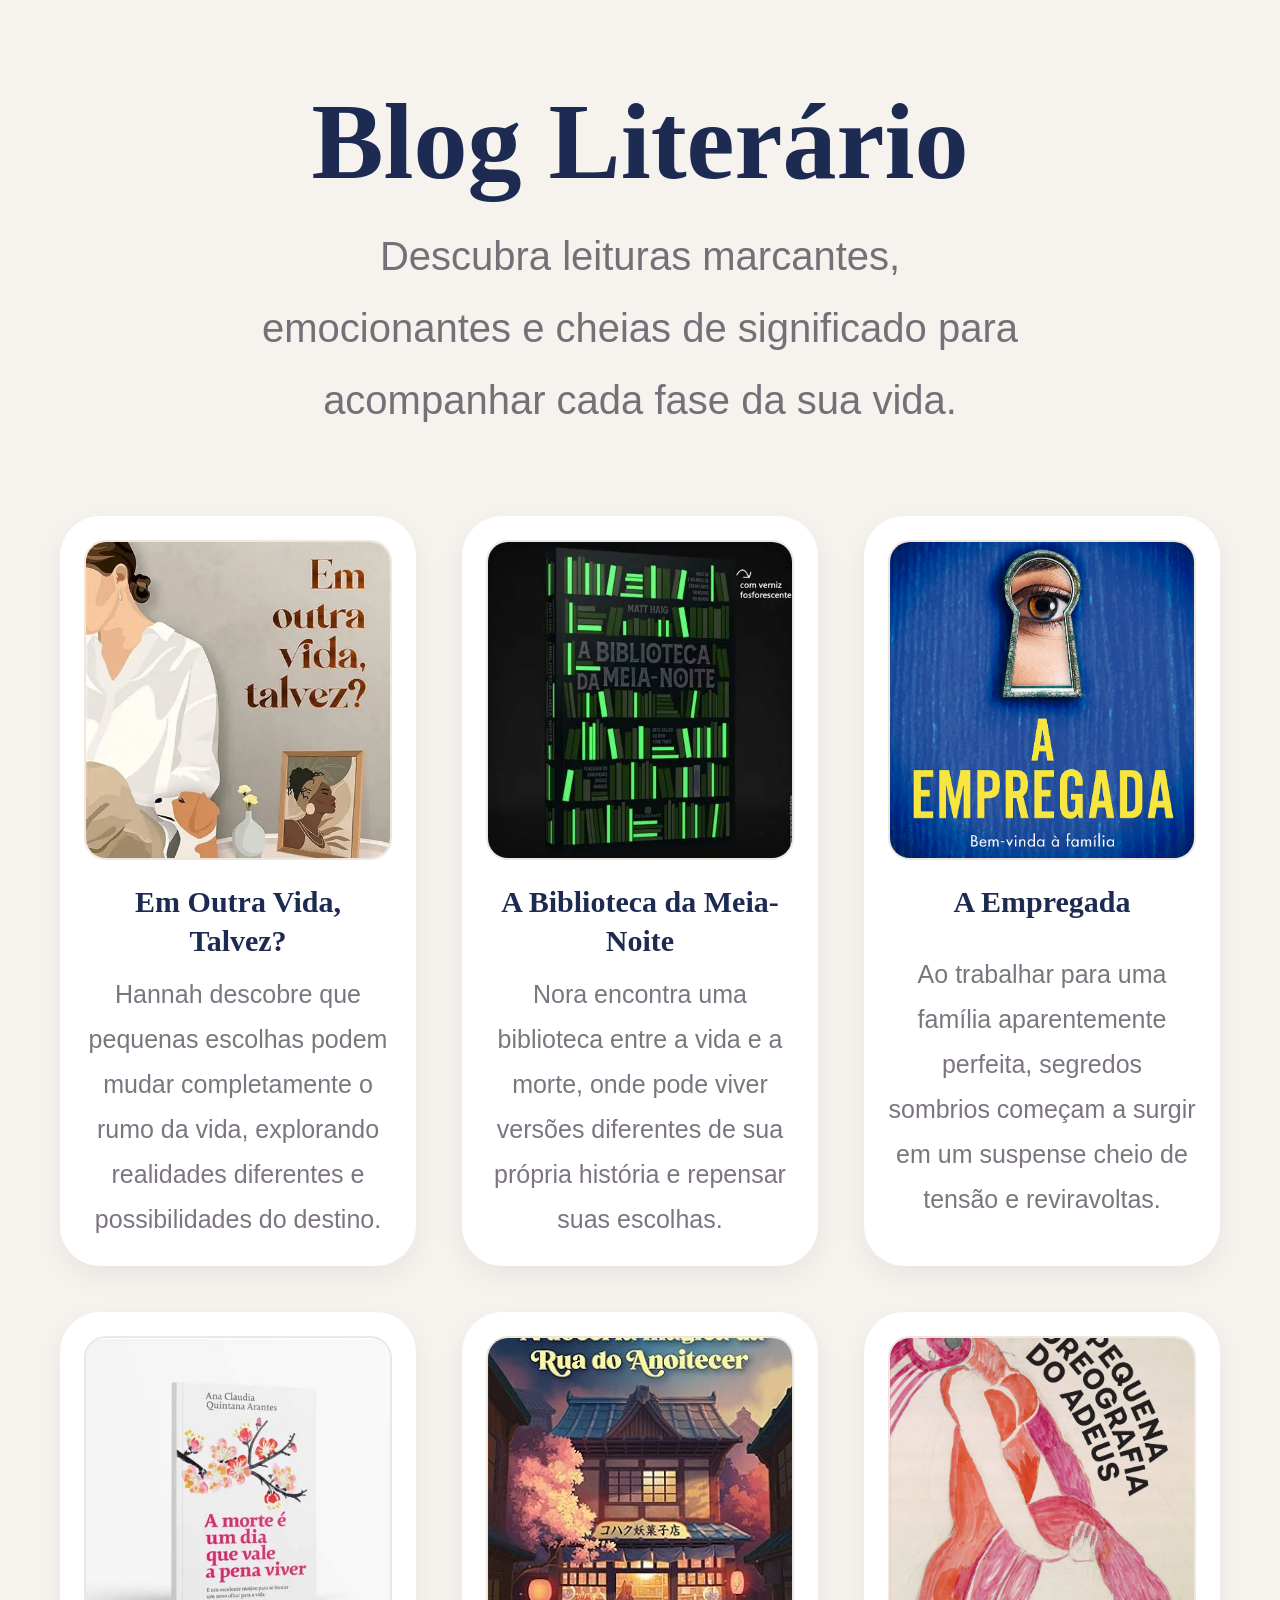
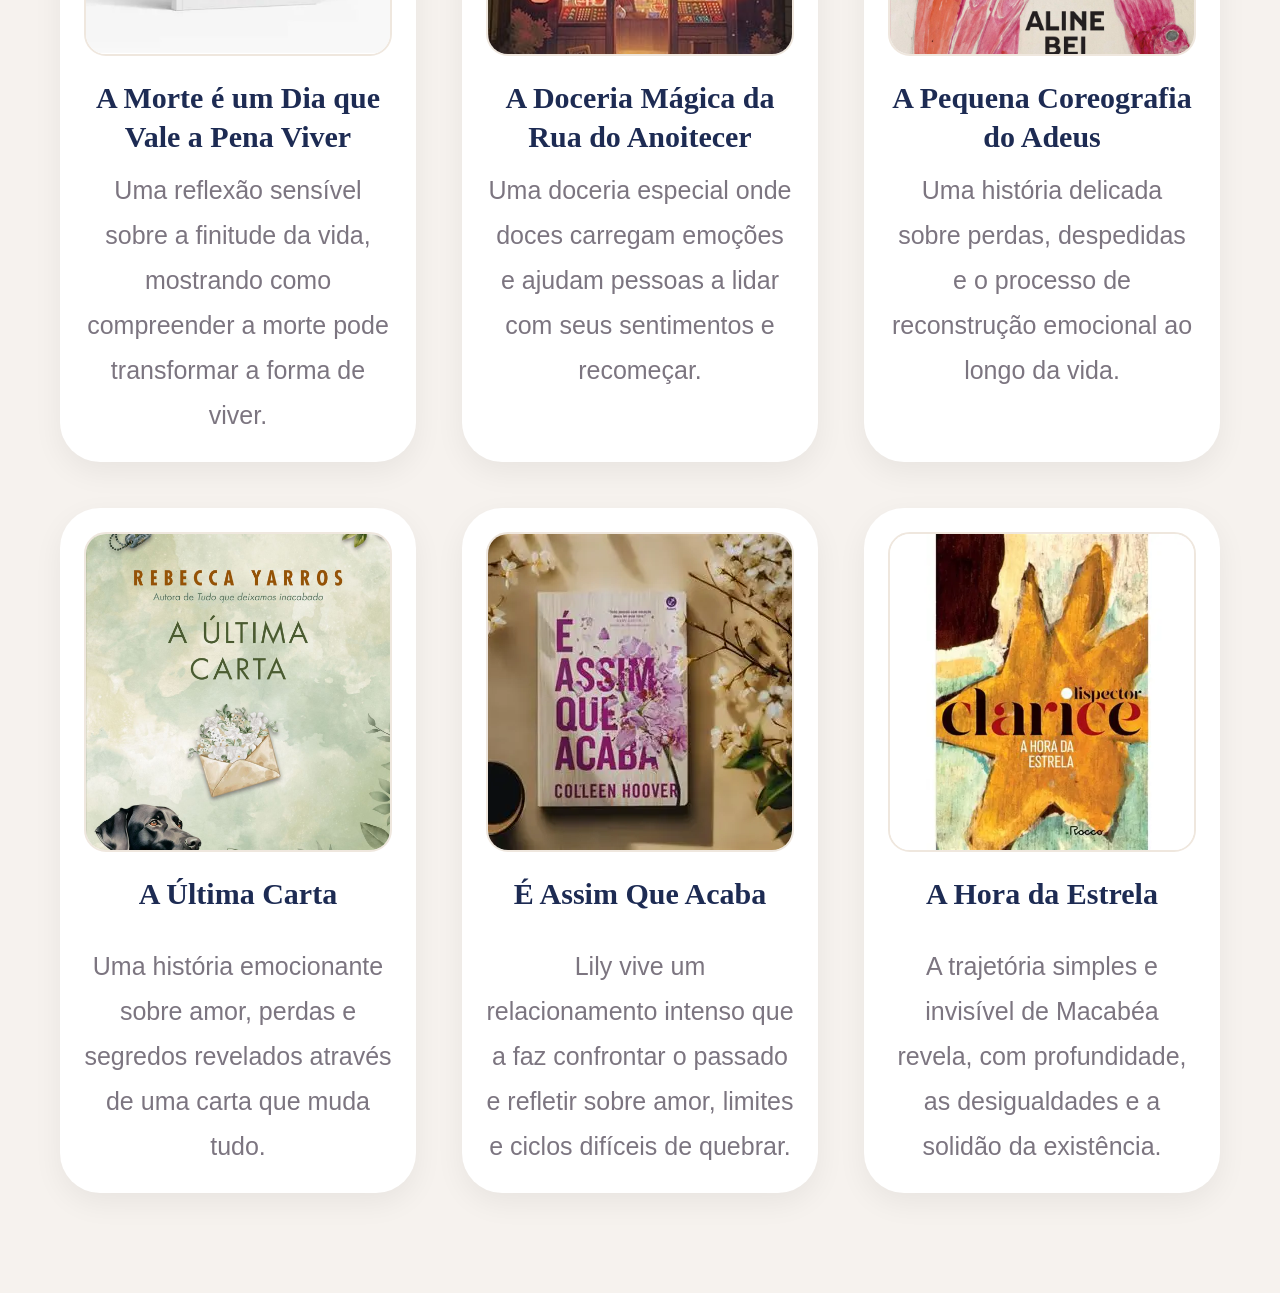
<file: pag4/index.html>
<!DOCTYPE html>
<html lang="pt-br">
<head>
    <meta charset="UTF-8">
    <meta name="viewport" content="width=device-width, initial-scale=1.0">
    <title>Blog Literário</title>
    <link rel="stylesheet" href="style.css">
</head>
<body>

    <main class="blog">
        <section class="blog-topo">
            <h1>Blog Literário</h1>
            <p>
                Descubra leituras marcantes, emocionantes e cheias de significado para acompanhar cada fase da sua vida.
            </p>
        </section>
<ul class="lista-blog">

    <li class="card-livro">
        <img src="OIP (1).webp" alt="Capa do livro Em Outra Vida, Talvez?">
        <h2>Em Outra Vida, Talvez?</h2>
        <p>Hannah descobre que pequenas escolhas podem mudar completamente o rumo da vida, explorando realidades diferentes e possibilidades do destino.</p>
    </li>

    <li class="card-livro">
        <img src="OIP (2).webp" alt="Capa do livro A Biblioteca da Meia-Noite">
        <h2>A Biblioteca da Meia-Noite</h2>
        <p>Nora encontra uma biblioteca entre a vida e a morte, onde pode viver versões diferentes de sua própria história e repensar suas escolhas.</p>
    </li>

    <li class="card-livro">
        <img src="81BdpMhm3iL.jpg" alt="Capa do livro A Empregada">
        <h2>A Empregada</h2>
        <p>Ao trabalhar para uma família aparentemente perfeita, segredos sombrios começam a surgir em um suspense cheio de tensão e reviravoltas.</p>
    </li>

    <li class="card-livro">
        <img src="OIP (3).webp" alt="Capa do livro A Morte é um Dia que Vale a Pena Viver">
        <h2>A Morte é um Dia que Vale a Pena Viver</h2>
        <p>Uma reflexão sensível sobre a finitude da vida, mostrando como compreender a morte pode transformar a forma de viver.</p>
    </li>

    <li class="card-livro">
        <img src="Livro-A-doceria-magica-da-Rua-do-Anoitecer-por-Hiyoko-Kurisu.jpg" alt="Capa do livro A Doceria Mágica da Rua do Anoitecer">
        <h2>A Doceria Mágica da Rua do Anoitecer</h2>
        <p>Uma doceria especial onde doces carregam emoções e ajudam pessoas a lidar com seus sentimentos e recomeçar.</p>
    </li>

    <li class="card-livro">
        <img src="57718733.jpg" alt="Capa do livro A Pequena Coreografia do Adeus">
        <h2>A Pequena Coreografia do Adeus</h2>
        <p>Uma história delicada sobre perdas, despedidas e o processo de reconstrução emocional ao longo da vida.</p>
    </li>

    <li class="card-livro">
        <img src="a-ultima-carta-5.jpg" alt="Capa do livro A Última Carta ">
        <h2>A Última Carta </h2>
        <p>Uma história emocionante sobre amor, perdas e segredos revelados através de uma carta que muda tudo.</p>
    </li>

    <li class="card-livro">
        <img src="OIP (4).webp" alt="É assim que acaba">
        <h2>É Assim Que Acaba</h2>
        <p> Lily vive um relacionamento intenso que a faz confrontar o passado e refletir sobre amor, limites e ciclos difíceis de quebrar.</p>
    </li>

    <li class="card-livro">
        <img src="OIP (5).webp" alt="Capa do livro A Hora da Estrela">
        <h2>A Hora da Estrela</h2>
        <p> A trajetória simples e invisível de Macabéa revela, com profundidade, as desigualdades e a solidão da existência.</p>
    </li>

        </ul>
    </main>

</body>
</html>
</file>
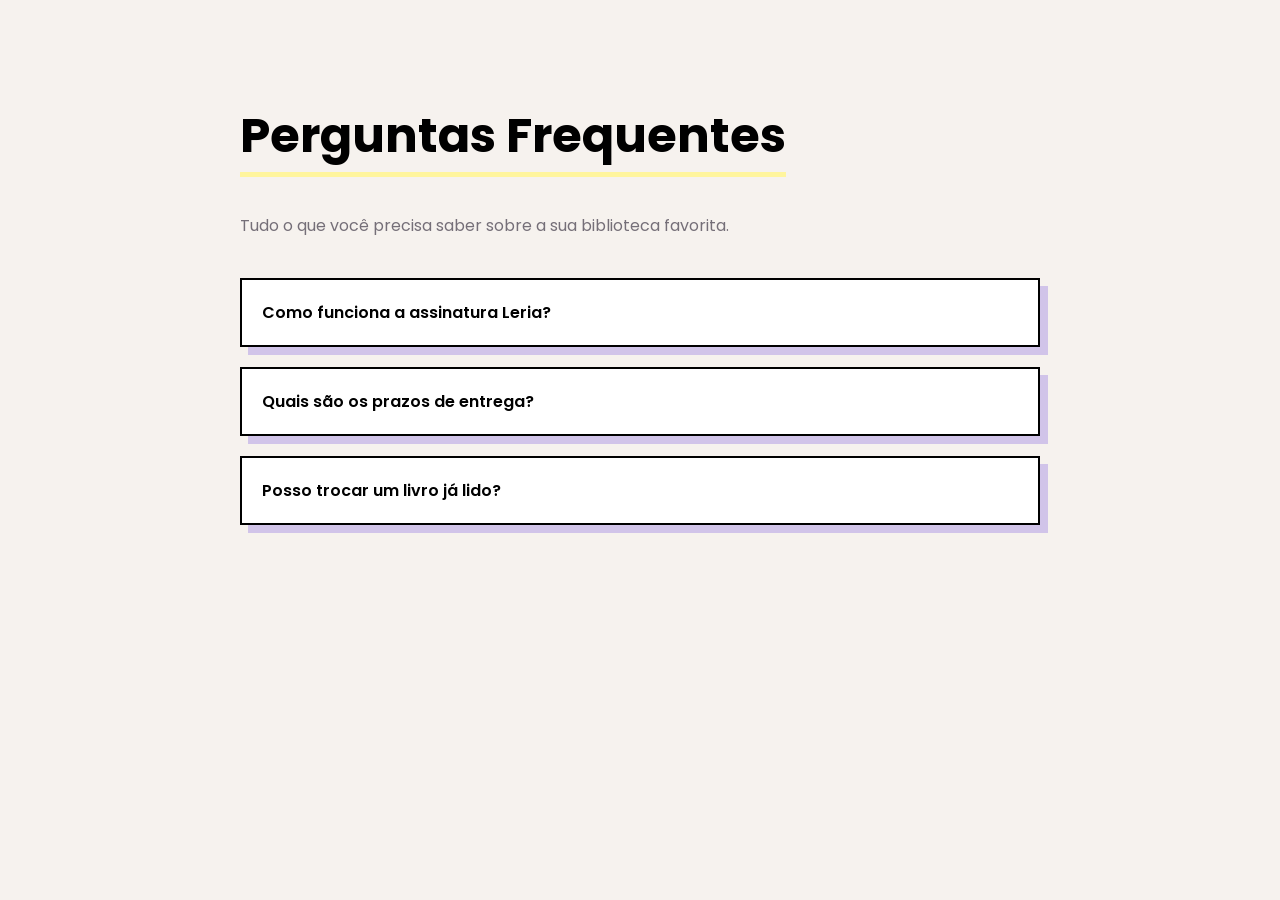
<file: pag6/index.html>
<!DOCTYPE html>
<html lang="pt-br">
<head>
    <meta charset="UTF-8">
    <meta name="viewport" content="width=device-width, initial-scale=1.0">
    <title>FAQ - Leria</title>
    <link rel="stylesheet" href="style.css">
</head>
<body>
    <main class="faq-container">
        <section class="faq-topo">
            <h1>Perguntas Frequentes</h1>
            <p>Tudo o que você precisa saber sobre a sua biblioteca favorita.</p>
        </section>

        <div class="lista-faq">
            <details>
                <summary>Como funciona a assinatura Leria?</summary>
                <div class="conteudo">
                    <p>Nossa assinatura permite que você receba curadorias exclusivas do Autor Brabíssimo mensalmente na sua casa.</p>
                </div>
            </details>

            <details>
                <summary>Quais são os prazos de entrega?</summary>
                <div class="conteudo">
                    <p>O prazo varia de 3 a 7 dias úteis, dependendo da sua região. Assinantes têm frete fixo reduzido.</p>
                </div>
            </details>

            <details>
                <summary>Posso trocar um livro já lido?</summary>
                <div class="conteudo">
                    <p>Sim! Através do nosso programa de troca, você pode enviar obras em bom estado e ganhar créditos na loja.</p>
                </div>
            </details>
        </div>
    </main>
</body>
</html>
</file>
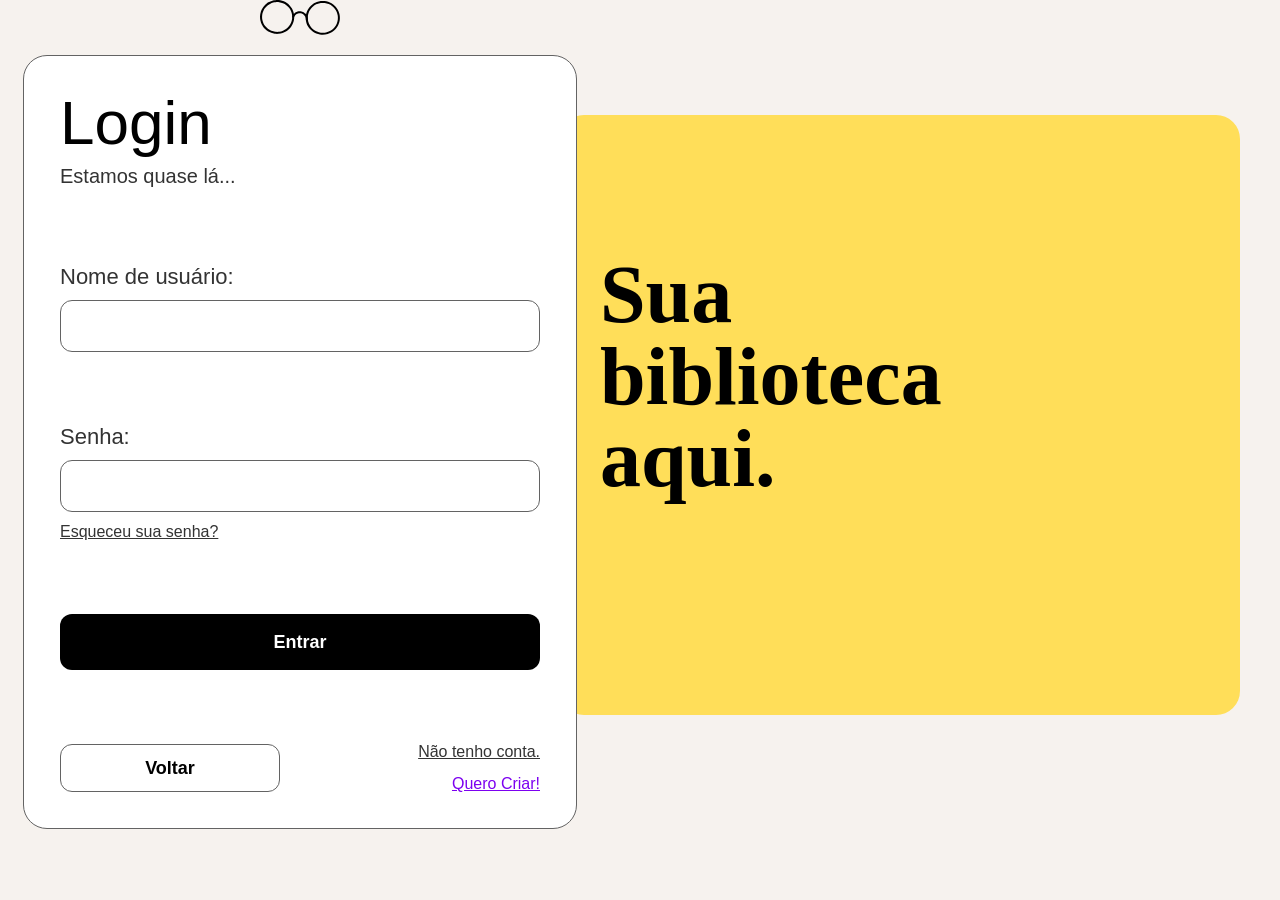
<file: pag7/index.html>
<!DOCTYPE html>
<html lang="pt-br">
<head>
    <meta charset="UTF-8">
    <meta name="viewport" content="width=device-width, initial-scale=1.0">
    <link rel="stylesheet" href="../reset.css">
    <link rel="stylesheet" href="style.css">   
    <title>Login - Livraria</title>
</head>
<body>
<!-- 7 - Página de Login: 
● Tag HTML: <input> 
● Propriedade CSS: border 
Crie uma página de login com campos para nome de usuário e senha utilizando a 
tag <input>. Estilize os campos de entrada aplicando a propriedade border. -->
    <header>            
    </header>
    <main>
        <div class="form-login-area">
            <img class="logoLivraria" src="LogoLivraria.svg" alt="">
            <form id="form-login" action="">
            
                <div class="login-area">
                    <h1>Login</h1>
                    <p>Estamos quase lá...</p>
                </div>

                <div class="input-area">
                    <label class="form-label" for="username">Nome de usuário:</label>
                    <input class="form-input" type="text" id="username" name="username" required>
                </div>

                <div class="input-area">
                    <label class="form-label" for="password">Senha:</label>
                    <input class="form-input" type="password" id="password" name="password" required>
                    <a href="" class="form-link">Esqueceu sua senha?</a>
                </div>

                <button class="form-btn-entrar" type="submit">Entrar</button>

                <div class="form-rodape">
                    <button class="form-btn-voltar" type="button">Voltar</button>                
                    <div>
                        <a href="" class="form-link">Não tenho conta.</a>
                        <a href="" id="criar-conta-link" class="form-link">Quero Criar!</a> 
                    </div>                
                </div>
            </form>        

        </div>
        <div class="painel">
            <h2>Sua biblioteca aqui.</h2>
            <img class="logoLivraria-painel" src="LogoLivraria.svg" alt="">            
        </div>
    </main>
    <footer></footer>
</body>
</html>
</file>
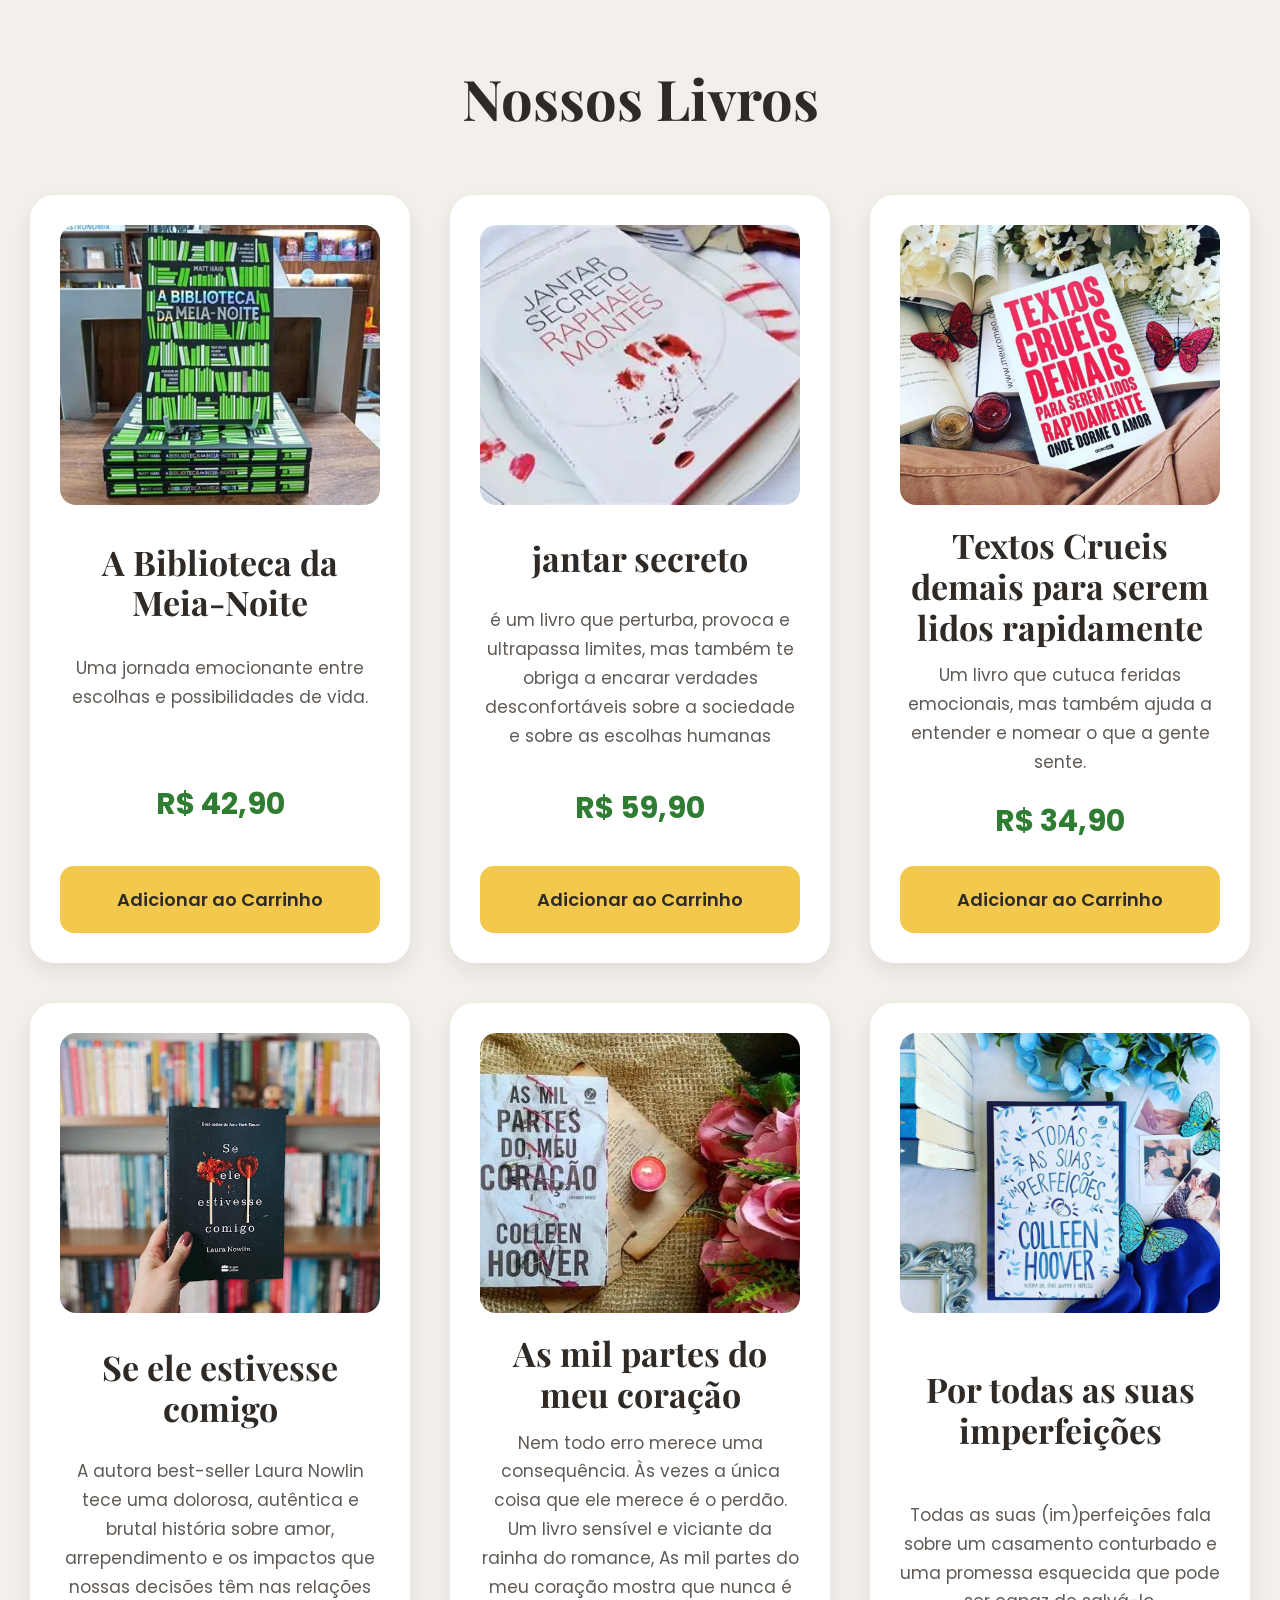
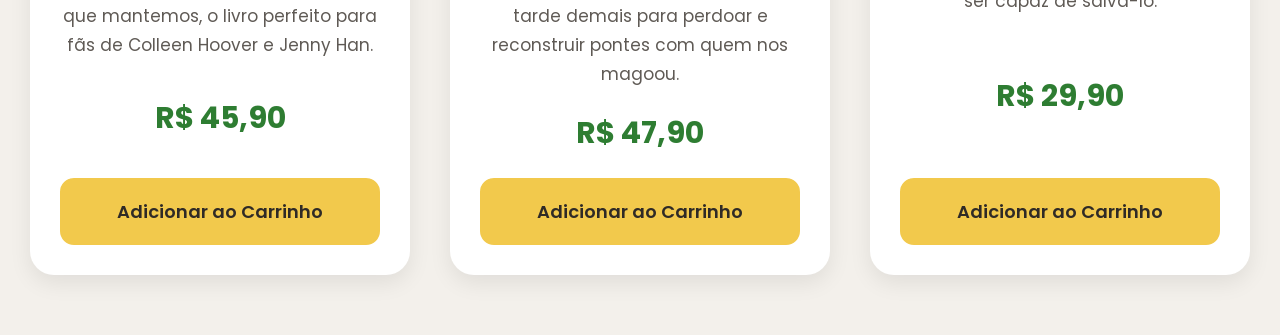
<file: pag8/index.html>
<!DOCTYPE html>
<html lang="pt-BR">
<head>
  <meta charset="UTF-8">
  <meta name="viewport" content="width=device-width, initial-scale=1.0">
  <title>Produtos - Leria</title>

  <link rel="preconnect" href="https://fonts.googleapis.com">
  <link rel="preconnect" href="https://fonts.gstatic.com" crossorigin>
  <link href="https://fonts.googleapis.com/css2?family=Playfair+Display:wght@600;700&family=Poppins:wght@300;400;500;600&display=swap" rel="stylesheet">

  <link rel="stylesheet" href="style.css">
</head>
<body>

  <section class="produtos">
    <h1 class="titulo-pagina">Nossos Livros</h1>

    <div class="lista-produtos">

     <!-- NOVOS LIVROS -->

<div class="card">
  <img src="OIP (9).webp" alt="Livro">
  <h2>A Biblioteca da Meia-Noite</h2>
  <p>Uma jornada emocionante entre escolhas e possibilidades de vida.</p>
  <span class="preco">R$ 42,90</span>
  <button class="btn">Adicionar ao Carrinho</button>
</div>

<div class="card">
  <img src="OIP (8).webp" alt="Livro">
  <h2>jantar secreto </h2>
  <p> é um livro que perturba, provoca e ultrapassa limites, mas também te obriga a encarar verdades desconfortáveis sobre a sociedade e sobre as escolhas humanas</p>
  <span class="preco">R$ 59,90</span>
  <button class="btn">Adicionar ao Carrinho</button>
</div>

<div class="card">
  <img src="www.meuromeo.com-4.webp" alt="Livro">
  <h2>Textos Crueis demais para serem lidos rapidamente</h2>
  <p> Um livro que cutuca feridas emocionais, mas também ajuda a entender
     e nomear o que a gente sente.</p>
  <span class="preco">R$ 34,90</span>
  <button class="btn">Adicionar ao Carrinho</button>
</div>

<div class="card">
  <img src="se ele estivesse comigo.jpg" alt="Livro">
  <h2>Se ele estivesse comigo </h2>
  <p>A autora best-seller Laura Nowlin tece uma dolorosa, autêntica e brutal história sobre amor, arrependimento e os impactos que nossas decisões têm nas relações que mantemos,
     o livro perfeito para fãs de Colleen Hoover e Jenny Han.</p>
  <span class="preco">R$ 45,90</span>
  <button class="btn">Adicionar ao Carrinho</button>
</div>

<div class="card">
  <img src="OIP (7).webp" alt="Livro">
  <h2>As mil partes do meu coração</h2>
  <p>Nem todo erro merece uma consequência. Às vezes a única coisa que ele merece é o perdão. Um livro sensível e viciante da rainha do romance,  As mil partes do meu coração mostra que nunca é tarde 
    demais para perdoar e reconstruir pontes com quem nos magoou.</p>
  <span class="preco">R$ 47,90</span>
  <button class="btn">Adicionar ao Carrinho</button>
</div>

<div class="card">
  <img src="img_2597.jpg" alt="Livro">
  <h2>Por todas as suas imperfeições </h2>
  <p>Todas as suas (im)perfeições fala sobre um casamento
     conturbado e uma promessa esquecida que pode ser capaz de salvá-lo.</p>
  <span class="preco">R$ 29,90</span>
  <button class="btn">Adicionar ao Carrinho</button>
</div>

    </div>
  </section>

</body>
</html>
</file>
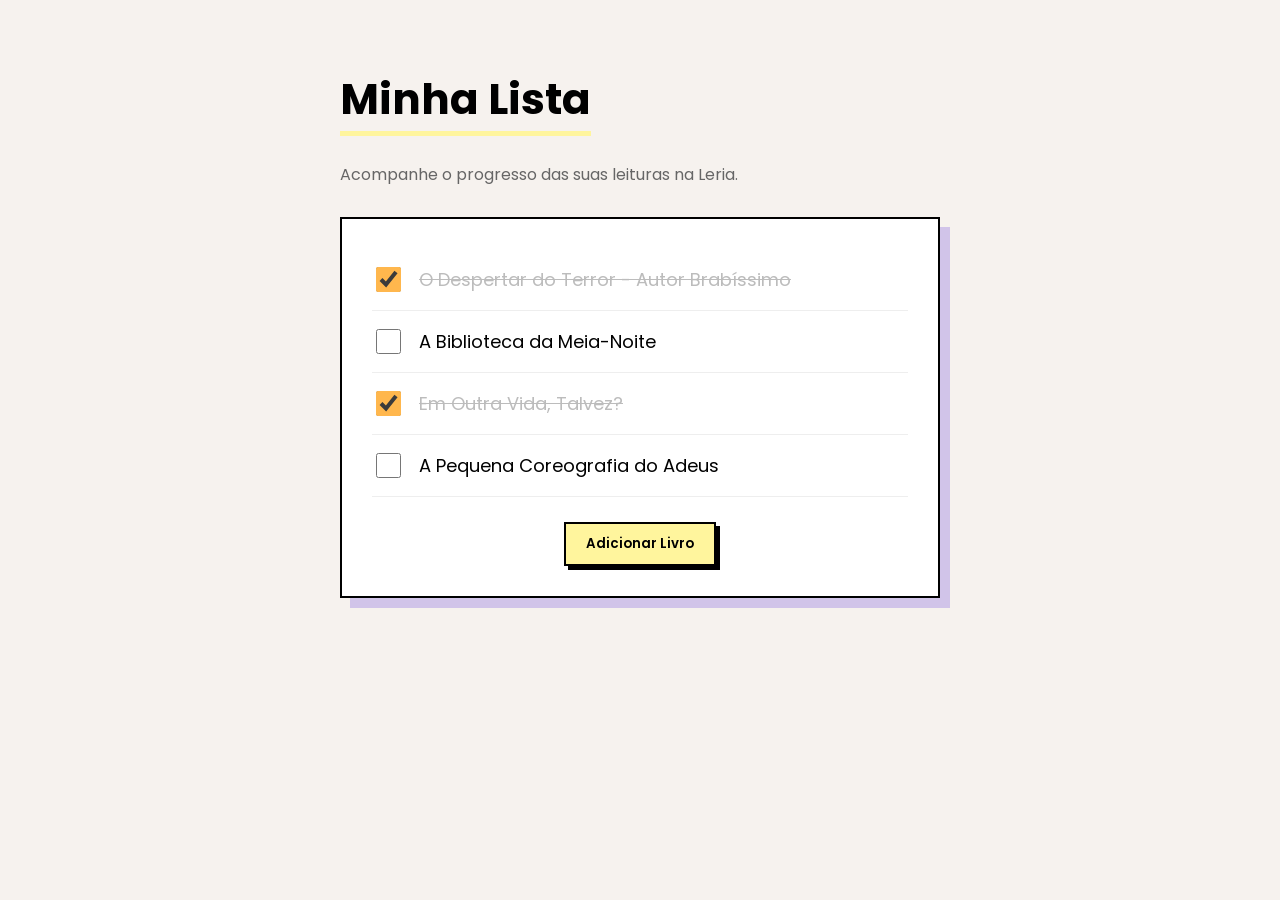
<file: pag9/index.html>
<!DOCTYPE html>
<html lang="pt-br">
<head>
    <meta charset="UTF-8">
    <meta name="viewport" content="width=device-width, initial-scale=1.0">
    <title>Minha Leitura - Leria</title>
    <link rel="stylesheet" href="style.css">
</head>
<body>
    <main class="container">
        <header class="topo">
            <h1>Minha Lista</h1>
            <p>Acompanhe o progresso das suas leituras na Leria.</p>
        </header>

        <section class="lista-tarefas">
            <div class="item-tarefa">
                <input type="checkbox" id="livro1" checked>
                <label for="livro1">O Despertar do Terror - Autor Brabíssimo</label>
            </div>

            <div class="item-tarefa">
                <input type="checkbox" id="livro2">
                <label for="livro2">A Biblioteca da Meia-Noite</label>
            </div>

            <div class="item-tarefa">
                <input type="checkbox" id="livro3" checked>
                <label for="livro3">Em Outra Vida, Talvez?</label>
            </div>

            <div class="item-tarefa">
                <input type="checkbox" id="livro4">
                <label for="livro4">A Pequena Coreografia do Adeus</label>
            </div>
            
            <div class="controles">
                <button class="btn-add">Adicionar Livro</button>
            </div>
        </section>
    </main>
</body>
</html>
</file>
<file: pag10/style.css>
body{
    display: flex;
    flex-direction: column;    
    align-items: center;
    font-size: 16px;
    background-color: #f6f2ee;    
}

main {
    height: 100%;
    width: 100%;
    overflow: hidden;
    display: flex;
    justify-content: center;
    flex-direction: column; 
    box-sizing: border-box;     
}

h2 {
    margin-left: 40px;
    font-size: 3.5rem;
    width: 300px;
    height: 80%;
    font-family: 'Times New Roman', Times, serif;
    font-weight: 800;
}

h3 {
    font-size: 1.5rem;
    width: auto;
    margin-bottom: 20px;
    font-family: Verdana, Geneva, Tahoma, sans-serif;
    font-weight: 400;
}

@media (min-width: 375px) {

}

@media (min-width: 1024px) {
    main {  
        padding: 24px;  
        width: 75%;     
    }
}

.painel {
    width: 100%;
    height: 400px;
    display: flex;    
    flex-direction: column;
    justify-content: center;
    gap: 90px;
    border-radius: 24px;      
    background-color: #ffde59;
}

.painel div{
    display: flex;
    justify-content: end;
    margin-right: 24px;
}

.logoLivraria-painel {
    width: 100%;
    max-width: 80px;
    margin-bottom: 20px;     
    bottom: 600px;
}

@media (min-width: 375px) {
    .painel {
        width: 100%;    
        height: 20rem;
        border-radius: 0px;   
    }
}

@media (min-width: 1024px) {
    .painel {
        right: 40px;        
        border-radius: 24px;                
    }
}

.sessao-testemunhos {
    width: 100%;   
    max-width: 1600px;   
    margin-top: 4rem;  
}

.cabecalho-sessao-testemunhos {
    width: 100%;   
    display: flex;
    align-items: center;
    justify-content: space-between;
}

@media (min-width: 375px) {
    .cabecalho-sessao-testemunhos {
        flex-direction: column;
        margin-bottom: 2rem;
        align-items: center;
    }

    .sessao-testemunhos {
        padding: 1rem;
        box-sizing: border-box;
    }
}

.grid-testemunhos {
    width: 100%;
    display: grid;
    gap: 16px;
    align-items: center;
    place-items: center;
}

@media (min-width: 375px) {
    .grid-testemunhos {
        grid-template-columns: repeat(auto-fit, minmax(280px, 1fr));
        padding: 1px;
        box-sizing: border-box;
    }
}

@media (min-width: 1024px) {
    .grid-testemunhos {
        grid-template-columns: repeat(auto-fit, minmax(280px, 1fr));
    }
}

.card-testemunho {
    display: flex;
    flex-direction: column;
    justify-content: space-between;
    padding: 1.5rem;
    border-radius: 12px;
    border: 1px solid #636363;
    box-shadow: #636363 1px 1px 1px 0px;
    width: 100%;
    box-sizing: border-box;
    background-color: #f9f9f9;
}

.texto-testemunho {
    font-family: Arial, Helvetica, sans-serif;
    font-size: 1rem;
    font-style: italic;
    color: #333;
    line-height: 1.6;
    margin-bottom: 1rem;
    border-left: 4px solid #ffde59;
    padding-left: 1rem;
}

.autor-testemunho {
    font-family: Verdana, Geneva, Tahoma, sans-serif;
    font-size: 0.85rem;
    font-weight: 600;
    color: #555;
    text-align: right;
}
</file>
<file: pag11/style.css>
@import url('https://fonts.googleapis.com/css2?family=Poppins:wght@300;400;600&display=swap');

*{
    margin: 0;
    padding: 0;
    box-sizing: border-box;
}

body{
    background: #f6f2ee; /* Fundo Bege solicitado */
    font-family: 'Poppins', sans-serif;
    color: #1d2b53;
}

/* Container principal */
.blog{
    padding: 80px 60px 100px;
    min-height: 100vh;
    display: flex;
    flex-direction: column;
    align-items: center;
}

/* Cabeçalho da página */
.blog-topo{
    text-align: center;
    margin-bottom: 80px;
}

.blog-topo h1{
    font-size: 108px;
    color: #1d2b53;
    margin-bottom: 16px;
}

.blog-topo p{
    font-size: 40px;
    color: #756f78;
    max-width: 760px;
    margin: 0 auto;
    line-height: 1.8;
}

/* Lista que contém o card */
.lista-blog{
    list-style: none;
    width: 100%;
    max-width: 1000px; /* Ajuste de largura para o card central único */
    margin: 0 auto;
}

/* Estilo do Card Branco */
.card-livro{
    background: #ffffff;
    border-radius: 40px;
    padding: 60px;
    box-shadow: 0 10px 30px rgba(0, 0, 0, 0.06);
    list-style: none;
}

/* Títulos das seções dentro do card */
.card-livro h2{
    font-size: 28px;
    color: #1d2b53;
    margin-top: 40px;
    margin-bottom: 15px;
    border-bottom: 1px solid #eee;
    padding-bottom: 10px;
}

.card-livro h2:first-child {
    margin-top: 0;
}

/* --- CLASSE DO EXERCÍCIO 11 (ÁRVORE) --- */
.mapa {
    list-style: none;
    margin-bottom: 20px;
}

.mapa li {
    /* Propriedade CSS Obrigatória do PDF */
    text-indent: 30px; 
    
    font-size: 20px;
    color: #756f78;
    line-height: 2.5;
}

/* Símbolo visual da árvore antes do texto */
.mapa li::before {
    content: "└ ";
    color: #1d2b53;
    font-weight: bold;
}

a {
    color: #1d2b53;
    text-decoration: none;
}



.navbar {
    height: 120px;
    display: flex;
    justify-content: space-between;
    align-items: center;
    padding: 0 70px;
    background: white;
    border-bottom: 1px solid #ece7db;
  }
 
  /* Logo */
  .logo-container {
    display: flex;
    align-items: center;
    cursor: pointer;
  }
 
  .logo {
    font-family: 'Playfair Display', serif;
    font-weight: 900;
    font-size: 54px;
    color: #16213e;
    line-height: 1;
    letter-spacing: -1px;
  }
 
  /* Links de navegação */
  .navbar nav {
    display: flex;
    gap: 45px;
  }
 
  .navbar nav a {
    text-decoration: none;
    color: #2b2b2b;
    font-size: 24px;
    font-weight: 700;
    font-family: 'Poppins', sans-serif;
    transition: color 0.3s ease;
  }
 
  .navbar nav a:hover {
    color: #F2C94C;
  }
 
  /* Botão "Entrar" */
  .ghost {
    display: inline-block;
    text-decoration: none;
    background: #F2C94C;
    color: #1a1a1a;
    border: none;
    padding: 20px 45px;
    border-radius: 18px;
    cursor: pointer;
    font-size: 24px;
    font-weight: 700;
    font-family: 'Poppins', sans-serif;
    transition: 0.3s ease, transform 0.3s ease;
  }
 
  .ghost:hover {
    background: #ddb53e;
    transform: scale(1.05);
  }
 
  /* ── RESPONSIVIDADE ── */
 
  /* Tablet */
  @media (max-width: 1100px) {
    .navbar {
      padding: 0 40px;
      gap: 20px;
    }
 
    .logo {
      font-size: 44px;
    }
 
    .navbar nav {
      gap: 25px;
    }
 
    .navbar nav a {
      font-size: 20px;
    }
 
    .ghost {
      padding: 16px 30px;
      font-size: 20px;
    }
  }
 
  /* Celular */
  @media (max-width: 768px) {
    .navbar {
      height: auto;
      padding: 20px;
      flex-direction: column;
      gap: 20px;
    }
 
    .logo-container {
      justify-content: center;
    }
 
    .logo {
      font-size: 42px;
    }
 
    .navbar nav {
      gap: 15px;
      flex-wrap: wrap;
      justify-content: center;
    }
 
    .navbar nav a {
      font-size: 18px;
    }
 
    .ghost {
      width: 100%;
      padding: 15px;
      font-size: 20px;
      text-align: center;
    }
  }
</file>
<file: pag15/style.css>
@import url('https://fonts.googleapis.com/css2?family=Poppins:wght@300;400;600&display=swap');

*{
    margin: 0;
    padding: 0;
    box-sizing: border-box;
}

#fundo-bege {
    background-color: #f6f2ee; /* O bege da sua imagem */
    font-family: 'Poppins', sans-serif;
    color: #1d2b53;
    min-height: 100vh;
}

.blog {
    padding: 80px 60px;
    display: flex;
    flex-direction: column;
    align-items: center;
}

.blog-topo {
    text-align: center;
    margin-bottom: 60px;
}

.blog-topo h1 {
    font-size: 80px;
    margin-bottom: 10px;
}

.lista-blog {
    list-style: none;
    width: 100%;
    max-width: 700px;
}

.card-livro {
    background: #ffffff;
    border-radius: 40px;
    padding: 60px;
    text-align: center;
    box-shadow: 0 10px 30px rgba(0, 0, 0, 0.05);
    position: relative;
    overflow: hidden;
}

/* --- PROPRIEDADE CSS OBRIGATÓRIA: ANIMATION --- */
@keyframes flutuar {
    0% { transform: translateY(0px); }
    50% { transform: translateY(-10px); }
    100% { transform: translateY(0px); }
}

.selo-novo {
    background: #f1c40f; /* Amarelo combinando com seu botão */
    color: #1d2b53;
    font-weight: bold;
    padding: 8px 20px;
    border-radius: 20px;
    display: inline-block;
    margin-bottom: 20px;
    /* Aplicação da animação */
    animation: flutuar 3s ease-in-out infinite;
}

.card-livro h2 {
    font-size: 32px;
    margin-bottom: 15px;
}

.card-livro p {
    color: #756f78;
    margin-bottom: 30px;
    font-size: 18px;
}

.info-lancamento {
    background: #f9f9f9;
    padding: 20px;
    border-radius: 20px;
    margin-bottom: 30px;
}

.info-lancamento span {
    display: block;
    font-size: 14px;
    color: #756f78;
}

/* Estilização da tag <time> */
time {
    font-size: 24px;
    font-weight: 600;
    color: #1d2b53;
}

.btn-reserva {
    background: #1d2b53;
    color: white;
    border: none;
    padding: 15px 40px;
    border-radius: 30px;
    font-size: 18px;
    font-weight: 600;
    cursor: pointer;
    transition: opacity 0.3s;
}

.btn-reserva:hover {
    opacity: 0.9;
}
</file>
<file: pag2/style.css>
@import url('https://fonts.googleapis.com/css2?family=Playfair+Display:wght@700;900&family=Poppins:wght@400;500;600&display=swap');

*{
    margin: 0;
    padding: 0;
    box-sizing: border-box;
}

body{
    background: #f3f0eb;
    font-family: 'Poppins', sans-serif;
    color: #1d2b53;
}

/* HEADER */
.cabecalho{
    width: 100%;
    min-height: 95px;
    background: #ffffff;
    display: flex;
    align-items: center;
    justify-content: space-between;
    padding: 0 40px;
}

.logo{
    font-family: 'Playfair Display', serif;
    font-size: 70px;
    font-weight: 700;
    color: #1d2b53;
    text-decoration: none;
}

.menu{
    display: flex;
    gap: 38px;
}

.menu a{
    text-decoration: none;
    color: #111111;
    font-size: 30px;
    font-weight: 600;
}

/* MAIN */
.perfil{
    max-width: 1600px;
    margin: 0 auto;
    padding: 160px 40px 140px; /* 🔥 MUITO maior */
}

.perfil-texto{
    text-align: center;
    margin-bottom: 120px; /* 🔥 mais espaço */
}

/* 🔥 TAG ENORME */
.tag{
    display: inline-block;
    background: #efc343;
    color: #111111;
    font-size: 28px;
    font-weight: 700;
    padding: 16px 36px;
    border-radius: 999px;
    margin-bottom: 80px;
}

/* 🔥 TÍTULO GIGANTE */
.perfil-texto h1{
    font-family: 'Playfair Display', serif;
    font-size: 100px; /* 🔥 dominante */
    line-height: 1.1;
    color: #1d2b53;
    margin-bottom: 80px;
}

/* 🔥 TEXTO GRANDE */
.perfil-texto p{
    max-width: 1000px;
    margin: 0 auto;
    font-size: 24px;
    line-height: 1.8;
    color: #5f6472;
}

/* CARDS */
.cards-equipe{
    display: flex;
    justify-content: center;
    gap: 100px;
    flex-wrap: wrap;
    margin-top: 100px;
}

.card-perfil{
    background: #ffffff;
    width: 380px;
    min-height: 460px;
    padding: 40px 30px;
    border-radius: 28px;
    text-align: center;
    box-shadow: 0 10px 28px rgba(0, 0, 0, 0.06);
}

.card-perfil img{
    width: 180px;
    height: 180px;
    object-fit: cover;
    display: block;
    margin: 0 auto 25px;
    border-radius: 50%;
    border: 4px solid #999178;
}

.card-perfil h2{
    font-family: 'Playfair Display', serif;
    font-size: 34px;
    color: #1d2b53;
    margin-bottom: 12px;
}

.card-perfil p{
    font-size: 17px;
    line-height: 1.7;
    color: #5f6472;
    margin-bottom: 26px;
}

.redes{
    display: flex;
    justify-content: center;
    gap: 12px;
    flex-wrap: wrap;
}

.redes a{
    text-decoration: none;
    background: #efc343;
    color: #111111;
    padding: 10px 16px;
    border-radius: 12px;
    font-size: 14px;
    font-weight: 600;
}

/* RESPONSIVO */
@media (max-width: 900px){
    .cabecalho{
        padding: 20px;
        gap: 15px;
        flex-wrap: wrap;
        justify-content: center;
    }

    .menu{
        gap: 20px;
        flex-wrap: wrap;
        justify-content: center;
    }

    .perfil-texto h1{
        font-size: 52px;
    }

    .perfil-texto p{
        font-size: 18px;
    }

    .perfil{
        padding: 80px 20px 80px;
    }
}

@media (max-width: 500px){
    .logo{
        font-size: 28px;
    }

    .perfil-texto h1{
        font-size: 36px;
    }

    .perfil-texto p{
        font-size: 16px;
    }

.card-perfil{
    background: #ffffff;
    width: 480px;        /* 🔥 maior */
    min-height: 560px;   /* 🔥 mais alto */
    padding: 50px 35px;  /* 🔥 mais espaço */
    border-radius: 28px;
    text-align: center;
    box-shadow: 0 10px 28px rgba(0, 0, 0, 0.06);
}
 .card-perfil img{
    width: 240px;
    height: 240px;
    object-fit: cover;
    display: block;
    margin: 0 auto 25px;
    border-radius: 50%;
    border: 4px solid #dad0b3;
}
}
</file>
<file: pag3/style.css>
body{
    display: flex;
    flex-direction: column;    
    align-items: center;
}

main {
    height: 100%;
    width: 100%;
    overflow: hidden;
    display: flex;
    justify-content: center;
    flex-direction: column; 
    box-sizing: border-box;     
}

h2 {
    margin-left: 40px;
    font-size: 82px;
    width: 300px;
    height: 80%;
    font-family: 'Times New Roman', Times, serif;
    font-weight: 800;
}

h3 {
    font-size: 24px;
    width: auto;
    margin-bottom: 20px;
    font-family: Verdana, Geneva, Tahoma, sans-serif;
    font-weight: 400;
}

@media (orientation: portrait) {
    main {
        flex-direction: column;
        padding: 12px;
    }    
}
/* Estilos para orientação paisagem */
@media (orientation: landscape) {
    main {  
        padding: 24px;  
        width: 75%;     
    }
}

.painel {
    width: 100%;
    height: 400px;
    display: flex;    
    flex-direction: column;
    justify-content: center;
    gap: 90px;
    border-radius: 24px;      
    background-color: #ffde59;
}

.painel div{
    display: flex;
    justify-content: end;
    margin-right: 24px;
}


.logoLivraria-painel {
    width: 100%;
    max-width: 80px;
    margin-bottom: 20px;     
    bottom: 600px;
}

@media (orientation: portrait) {
    .painel {
        width: 100%;    
        height: 400px;
    }
    
}
/* Estilos para orientação paisagem */
@media (orientation: landscape) {
    .painel {
        right: 40px;        
        border-radius: 24px;                
    }

}

.item-prod {
    display: flex;
    flex-direction: column;
    justify-items: center;
    padding: 16px;
    border-radius: 12px;
    border: 1px solid #636363;
    box-shadow: #636363 1px 1px 1px 0px;
    height: 280px;
}

.descricao-prod {
    font-family: Arial, Helvetica, sans-serif;
    font-size: 20px;
    color: #333;
    width: 100%;
    margin-bottom: 12px;
}


.preco-prod {
    font-family: Arial, Helvetica, sans-serif;
    font-size: 24px;
    font-weight: 600;
    color: #333;
    margin-top: 8px;
}

.preco-prod-area {
    width: 100%;
    display: flex;
    justify-content: end;
    gap: 8px;
}

.preco-prod-area div{
    display: flex;
    justify-content: end;
    align-items: center;
    gap: 8px;
}

.img-prod {
    width: 100%;
    height: 50%;
    aspect-ratio: 9/16;
    object-fit: contain;
    
}

.estrela-marcada {
    background-image: url("estrela-marcada.png");
    background-size: cover;
    width: 16px;
    height: 16px;

}

.estrela-desmarcada {
    background-image: url("estrela-desmarcada.png");
    background-size: cover;
    width: 16px;
    height: 16px;

}

.estrelas-prod{
    display: flex;
    gap: 4px;
}

.categorias-prod-area{
    width: 100%;
    display: flex;
    flex-direction: row;
    flex-wrap: wrap;
    grid-template-rows: 1fr auto;
    grid-template-columns: 1fr 1fr 1fr;
    justify-content: start;
    gap: 8px;        
    margin-bottom: 6px;
}

.categoria-prod {
    width: auto;
    height: auto;
    text-align: center;
    font-family: Arial, Helvetica, sans-serif;
    font-weight: 600;
    font-size: 12px;
    color: white;
    border-radius: 4px;
    padding: 6px 8px;
}


@media (orientation: portrait) {
    .item-prod {
        width: 100%;
        max-width: 80%;
        max-height: 90%;      
    }

}

/* Estilos para orientação paisagem */
@media (orientation: landscape) {
    .item-prod {
        width: 220px;
        min-width: 220px;
        height: 360px;        
    }
}
.sessao-produtos {
    width: 100%;   
    max-width: 1600px;     
}

.cabecalho-sessao-produtos{
    width: 100%;   
    display: flex;
    align-items: center;
    justify-content: space-between;
}

.cabecalho-sessao-produtos a {
    text-decoration: underline;
    margin-bottom: 12px;
    font-family: Verdana, Geneva, Tahoma, sans-serif;
}

.grid-produtos {
    width: 100%;
    display: grid;
    gap: 16px;
    align-items: center;
    place-items: center;        
}

@media (orientation: portrait) {
.grid-produtos {    
    grid-template-columns: repeat(auto-fit, minmax(280px, 1fr));
    padding: 1px;
    box-sizing: border-box;
}

}

/* Estilos para orientação paisagem */
@media (orientation: landscape) {
.grid-produtos {
    grid-template-columns: repeat(auto-fit, minmax(220px, 1fr));
}

}

.sessao-pesquisa{
    width: 100%;
    display: flex;
    align-items: center;
    flex-direction: column;    
}

.area-pesquisa{
    width: 100%;
    display: flex;
    justify-content: center;
}

.input-pesquisa {       
    border-radius: 12px;    
    border: 1px solid #636363;    
    height: 36px;
    width: 600px;
    margin-right: 12px;
    padding-left: 12px;
}

.btnPesquisar {
    border-radius: 100px;    
    background-color: black;
    color: white;
    font-family: Verdana, Geneva, Tahoma, sans-serif;
    height: 40px;
    width: 40px;
    font-size: 12px;

}

.sessao-categorias {
    width: 100%;
    display: flex;
    align-items: center;
    justify-content: space-around;
    border-radius: 16px;
    border: 1px solid #636363;    
    margin: 0px 0px 60px 0px;
}

.categoria {
    font-family: Verdana, Geneva, Tahoma, sans-serif;
    font-size: 12px;
}

.categoria:hover {
    text-decoration: underline;
    font-weight: 600;

}

@media (orientation: portrait) {
    .sessao-categorias {
        flex-direction: column;
        padding: 12px;
        box-sizing: border-box;
        gap: 12px;
        height: 240px;
    }
}

/* Estilos para orientação paisagem */
@media (orientation: landscape) {
    .sessao-categorias {
        flex-direction: row;        
        height: 56px;

    }

    .sessao-categorias h3 {
        visibility: hidden;
    }

}
</file>
<file: pag4/style.css>
*{
    margin: 0;
    padding: 0;
    box-sizing: border-box;
}

body{
    background: #f6f2ee;
    font-family: 'Poppins', sans-serif;
    color: #1d2b53;
}

.blog{
    padding: 80px 60px 100px;
    min-height: 100vh;
}

.blog-topo{
    text-align: center;
    margin-bottom: 80px;
}

.blog-topo h1{
    font-family: 'Playfair Display', serif;
    font-size: 108px;
    color: #1d2b53;
    margin-bottom: 16px;
}

.blog-topo p{
    font-size: 40px;
    color: #756f78;
    max-width: 760px;
    margin: 0 auto;
    line-height: 1.8;
}

.lista-blog{
    list-style: none;
    display: grid;
    grid-template-columns: repeat(3, 1fr);
    gap: 46px;
    max-width: 1200px;
    margin: 0 auto;
}

.card-livro{
    background: #ffffff;
    border-radius: 40px;
    padding: 24px;
    text-align: center;
    box-shadow: 0 10px 30px rgba(0, 0, 0, 0.06);
    transition: transform 0.35s ease, box-shadow 0.35s ease;
}

.card-livro:hover{
    transform: translateY(-8px);
    box-shadow: 0 18px 38px rgba(0, 0, 0, 0.10);
}

.card-livro img{
    width: 100%;
    height: 320px;
    object-fit: cover;
    border-radius: 22px;
    display: block;
    margin-bottom: 22px;
    border: 2px solid #efe7de;
}

.card-livro h2{
    font-family: 'Playfair Display', serif;
    font-size: 30px;
    color: #1d2b53;
    margin-bottom: 12px;
    line-height: 1.3;
    min-height: 58px;
}

.card-livro p{
    font-size: 25px;
    color: #7c7580;
    line-height: 1.8;
}

@media (max-width: 1100px){
    .lista-blog{
        grid-template-columns: repeat(2, 1fr);
    }
}

@media (max-width: 700px){
    .blog{
        padding: 60px 20px 80px;
    }

    .blog-topo h1{
        font-size: 48px;
    }

    .blog-topo p{
        font-size: 17px;
    }

    .lista-blog{
        grid-template-columns: 1fr;
    }

    .card-livro img{
        height: 280px;
    }
}
</file>
<file: pag6/style.css>
/* Importação da fonte conforme ID Visual  */
@import url('https://fonts.googleapis.com/css2?family=Poppins:wght@300;400;600&display=swap');

body {
    background-color: #f6f2ee;
    font-family: 'Poppins', sans-serif;
    color: #000000;
    margin: 0;
    padding: 60px 20px;
}

.faq-container {
    max-width: 800px;
    margin: 0 auto;
}

.faq-topo h1 {
    font-size: 48px;
    border-bottom: 5px solid #FFF59D; /* Amarelo Leria  */
    display: inline-block;
    margin-bottom: 20px;
}

.faq-topo p {
    color: #756f78;
    margin-bottom: 40px;
}

/* Estilização dos itens de FAQ */
details {
    background: #ffffff;
    border: 2px solid #000000;
    margin-bottom: 20px;
    box-shadow: 8px 8px 0px #D1C4E9; /* Sombra Roxa Leria  */
    overflow: hidden;
}

summary {
    padding: 20px;
    font-weight: 600;
    cursor: pointer;
    list-style: none;
    background-color: #ffffff;
    /* Propriedade CSS Obrigatória: transition  */
    transition: background-color 0.4s ease, color 0.4s ease; 
}

summary:hover {
    background-color: #D1C4E9; /* Roxo Leria no hover */
}

/* Efeito visual de expansão */
details[open] summary {
    background-color: #FFF59D; /* Amarelo Leria quando aberto */
    border-bottom: 2px solid #000000;
}

.conteudo {
    padding: 20px;
    background-color: #fff;
    /* Animação suave para o conteúdo  */
    transition: all 0.5s ease-in-out;
}

.conteudo p {
    margin: 0;
    line-height: 1.6;
}
</file>
<file: pag7/style.css>
body{
    background-color: #f6f2ee;
}


main {
    width: 100%;
    height: 100%;
    display: flex;
    justify-content: center;
    align-items: center;
    margin: 0;   
}

@media (orientation: portrait) {
    main {
        flex-direction: column-reverse;
    }

}
/* Estilos para orientação paisagem */
@media (orientation: landscape) {
    main {
        flex-direction: row;    
    }
}

p {
    font-size: 20px;
    color: #333;
    font-family: Arial, Helvetica, sans-serif;
    margin: 12px 0 0 0;
}

h1 {
    font-size: 62px;
    margin: 0;
    font-family: Arial, Helvetica, sans-serif;
}

.form-login-area {
    width: 100%;    
    max-width: 600px;
    display: flex;
    justify-content: center;
    flex-direction: column;
    align-items: center;
}

.login-area {
    height: 200px;
    max-height: 100px;
    display: flex;
    flex-direction: column;
    align-items: start;
}

.painel {
    width: 100%;
    height: 100%;    
    background-color: #ffde59;
    display: flex;
    flex-direction: column;
    justify-content: center;
    position: relative;
    z-index: -1;
}

@media (orientation: portrait) {
    .painel {
        margin: 0;
        width: 100%;
        padding: 26px;
        height: 400px;
    }

    .painel .logoLivraria-painel{
        margin: auto;
        padding: 36px;   
        visibility: visible;     
    }
    
    .logoLivraria {
        visibility: hidden;
    }

}
/* Estilos para orientação paisagem */
@media (orientation: landscape) {
    .painel {
        max-width: 700px;                       
        height: 600px;
        right: 40px;        
        border-radius: 24px;                
    }

    .painel .logoLivraria-painel{
        visibility: hidden;
    }    

    .logoLivraria {
        visibility: visible;
    }
}

h2 {
    margin-left: 40px;
    font-size: 82px;
    width: 300px;
    margin-bottom: 20px;
    font-family: 'Times New Roman', Times, serif;
    font-weight: 800;
}

.logoLivraria {
    width: 100%;
    max-width: 80px;
    margin-bottom: 20px;
}

.logoLivraria-painel {
    width: 100%;
    max-width: 80px;
    margin-bottom: 20px;
}

#form-login {
    background: white;
    padding: 36px;
    width: 100%;
    max-width: 480px;
    height: 700px;
    display: flex;
    flex-direction: column;
    /* gap: 70px; */
    border-radius: 24px;    
    border: 1px solid #636363;
    justify-content: space-between;
}

.form-btn-voltar {
    width: 100%;
    max-width: 220px;
    height: 48px;
    border-radius: 12px;
    background-color: transparent;
    border: 3px solid #cdc7e8;
    border: 1px solid #636363;
    font-size: 18px;
    font-weight: 600;
    cursor: pointer;
}

@media (orientation: portrait) {
    #form-login {
        max-width: 80%;
    }    

    .form-btn-voltar {
        max-width: 120px;
    }


}
/* Estilos para orientação paisagem */
@media (orientation: landscape) {
    
#form-login {
    background: white;
    padding: 36px;
    width: 100%;
    max-width: 480px;
    height: 700px;
    display: flex;
    flex-direction: column;
    /* gap: 70px; */
    border-radius: 24px;    
    border: 3px solid #cdc7e8;
    border: 1px solid #636363;    
    justify-content: space-between;
}

}

.input-area {
    display: flex;
    flex-direction: column;
    gap: 12px;
}

.form-input {       
    border-radius: 12px;    
    border: 1px solid #636363;    
    height: 48px;
}

.form-label {
    font-size: 22px;
    color: #333;
    font-family: Arial, Helvetica, sans-serif;
}

.form-btn-entrar {
    width: 100%;
    height: 56px;
    border-radius: 12px;
    background-color: black;
    border: none;
    font-size: 18px;
    font-weight: 600;
    cursor: pointer;
    color: white;
}

.form-rodape {
    display: flex;
    justify-content: space-between;
    gap: 8px;
}

.form-rodape div {
    display: flex;
    flex-direction: column;
    justify-content: space-between;
    text-align: end;
    margin: 0;
}


.form-link {
    font-size: 16px;
    color: #333;
    font-family: Arial, Helvetica, sans-serif;
    text-decoration: none;    
    text-decoration: underline;
}

#criar-conta-link{
    color: #7c01f0;
    font-family: Arial, Helvetica, sans-serif;
    text-decoration: none;    
    text-decoration: underline;    
}
</file>
<file: pag8/style.css>
* {
  margin: 0;
  padding: 0;
  box-sizing: border-box;
}

body {
  font-family: 'Poppins', sans-serif;
  background-color: #f3f0eb;
  color: #333;
  min-height: 100vh;
  padding: 60px 30px;
}

.produtos {
  max-width: 1450px;
  margin: 0 auto;
}

.titulo-pagina {
  text-align: center;
  font-family: 'Playfair Display', serif;
  font-size: 56px;
  font-weight: 700;
  color: #2f2a26;
  margin-bottom: 60px;
}

.lista-produtos {
  display: grid;
  grid-template-columns: repeat(auto-fit, minmax(360px, 1fr));
  gap: 40px;
  align-items: stretch;
}

.card {
  background-color: #ffffff;
  padding: 30px;
  border-radius: 24px;
  text-align: center;
  box-shadow: 0 8px 22px rgba(0, 0, 0, 0.08);
  transition: transform 0.3s ease, box-shadow 0.3s ease;

  display: flex;
  flex-direction: column;
  justify-content: space-between;
  min-height: 520px;
}

.card:hover {
  transform: translateY(-8px);
  box-shadow: 0 14px 28px rgba(0, 0, 0, 0.12);
}

.card img {
  width: 100%;
  height: 280px;
  object-fit: cover;
  border-radius: 16px;
  margin-bottom: 20px;
}

.card h2 {
  font-family: 'Playfair Display', serif;
  font-size: 34px;
  color: #2f2a26;
  margin-bottom: 14px;
  line-height: 1.2;
}

.card p {
  font-size: 17px;
  line-height: 1.7;
  color: #5f5a55;
  margin-bottom: 22px;
  min-height: 90px;
}

.preco {
  display: block;
  font-size: 30px;
  font-weight: 700;
  color: #2e7d32;
  margin-bottom: 22px;
}

.btn {
  box-sizing: border-box;
  width: 100%;
  padding: 18px 20px;
  border: 2px solid #F2C94C;
  border-radius: 14px;
  background-color: #F2C94C;
  color: #2f2a26;
  font-size: 18px;
  font-weight: 600;
  font-family: 'Poppins', sans-serif;
  cursor: pointer;
  transition: all 0.3s ease;
}

.btn:hover {
  background-color: #ddb63f;
  border-color: #ddb63f;
  transform: scale(1.03);
}

@media (max-width: 1024px) {
  .produtos {
    max-width: 1200px;
  }

  .titulo-pagina {
    font-size: 48px;
  }

  .lista-produtos {
    grid-template-columns: repeat(auto-fit, minmax(300px, 1fr));
    gap: 30px;
  }

  .card {
    min-height: 480px;
    padding: 24px;
  }

  .card img {
    height: 240px;
  }

  .card h2 {
    font-size: 28px;
  }

  .card p {
    font-size: 15px;
    min-height: 80px;
  }

  .preco {
    font-size: 26px;
  }
}

@media (max-width: 768px) {
  body {
    padding: 40px 18px;
  }

  .titulo-pagina {
    font-size: 38px;
    margin-bottom: 40px;
  }

  .lista-produtos {
    grid-template-columns: 1fr;
    gap: 24px;
  }

  .card {
    width: 100%;
    min-height: auto;
    padding: 22px;
  }

  .card img {
    height: 220px;
  }

  .card h2 {
    font-size: 26px;
  }

  .card p {
    min-height: auto;
    font-size: 15px;
  }

  .preco {
    font-size: 24px;
  }

  .btn {
    font-size: 16px;
    padding: 16px;
  }
}
</file>
<file: pag9/style.css>
@import url('https://fonts.googleapis.com/css2?family=Poppins:wght@300;400;600&display=swap');

body {
    background-color: #f6f2ee; /* Fundo conforme ID Visual */
    font-family: 'Poppins', sans-serif; /* Fonte conforme ID Visual */
    margin: 0;
    padding: 40px 20px;
}

.container {
    max-width: 600px;
    margin: 0 auto;
}

h1 {
    font-size: 42px;
    border-bottom: 5px solid #FFF59D; /* Amarelo Leria */
    display: inline-block;
    margin-bottom: 10px;
}

.topo p {
    color: #666;
    margin-bottom: 30px;
}

.lista-tarefas {
    background: #ffffff;
    border: 2px solid #000;
    padding: 30px;
    box-shadow: 10px 10px 0px #D1C4E9; /* Sombra sólida Roxa Leria */
}

.item-tarefa {
    display: flex;
    align-items: center;
    gap: 15px;
    padding: 15px 0;
    border-bottom: 1px solid #eee;
}

/* Estilização do Checkbox */
input[type="checkbox"] {
    width: 25px;
    height: 25px;
    cursor: pointer;
    accent-color: #FFB74D; /* Laranja da paleta Leria */
}

/* Propriedade CSS Obrigatória: text-decoration */
/* Aplica o risco no texto quando o input está marcado */
input:checked + label {
    text-decoration: line-through; 
    color: #a0a0a0;
    opacity: 0.7;
}

label {
    font-size: 18px;
    font-weight: 400;
    cursor: pointer;
}

.controles {
    margin-top: 25px;
    text-align: center;
}

.btn-add {
    background-color: #FFF59D; /* Amarelo Leria */
    border: 2px solid #000;
    padding: 10px 20px;
    font-family: 'Poppins', sans-serif;
    font-weight: 600;
    cursor: pointer;
    box-shadow: 4px 4px 0px #000;
    transition: 0.2s;
}

.btn-add:hover {
    transform: translate(-2px, -2px);
    box-shadow: 6px 6px 0px #000;
}
</file>
